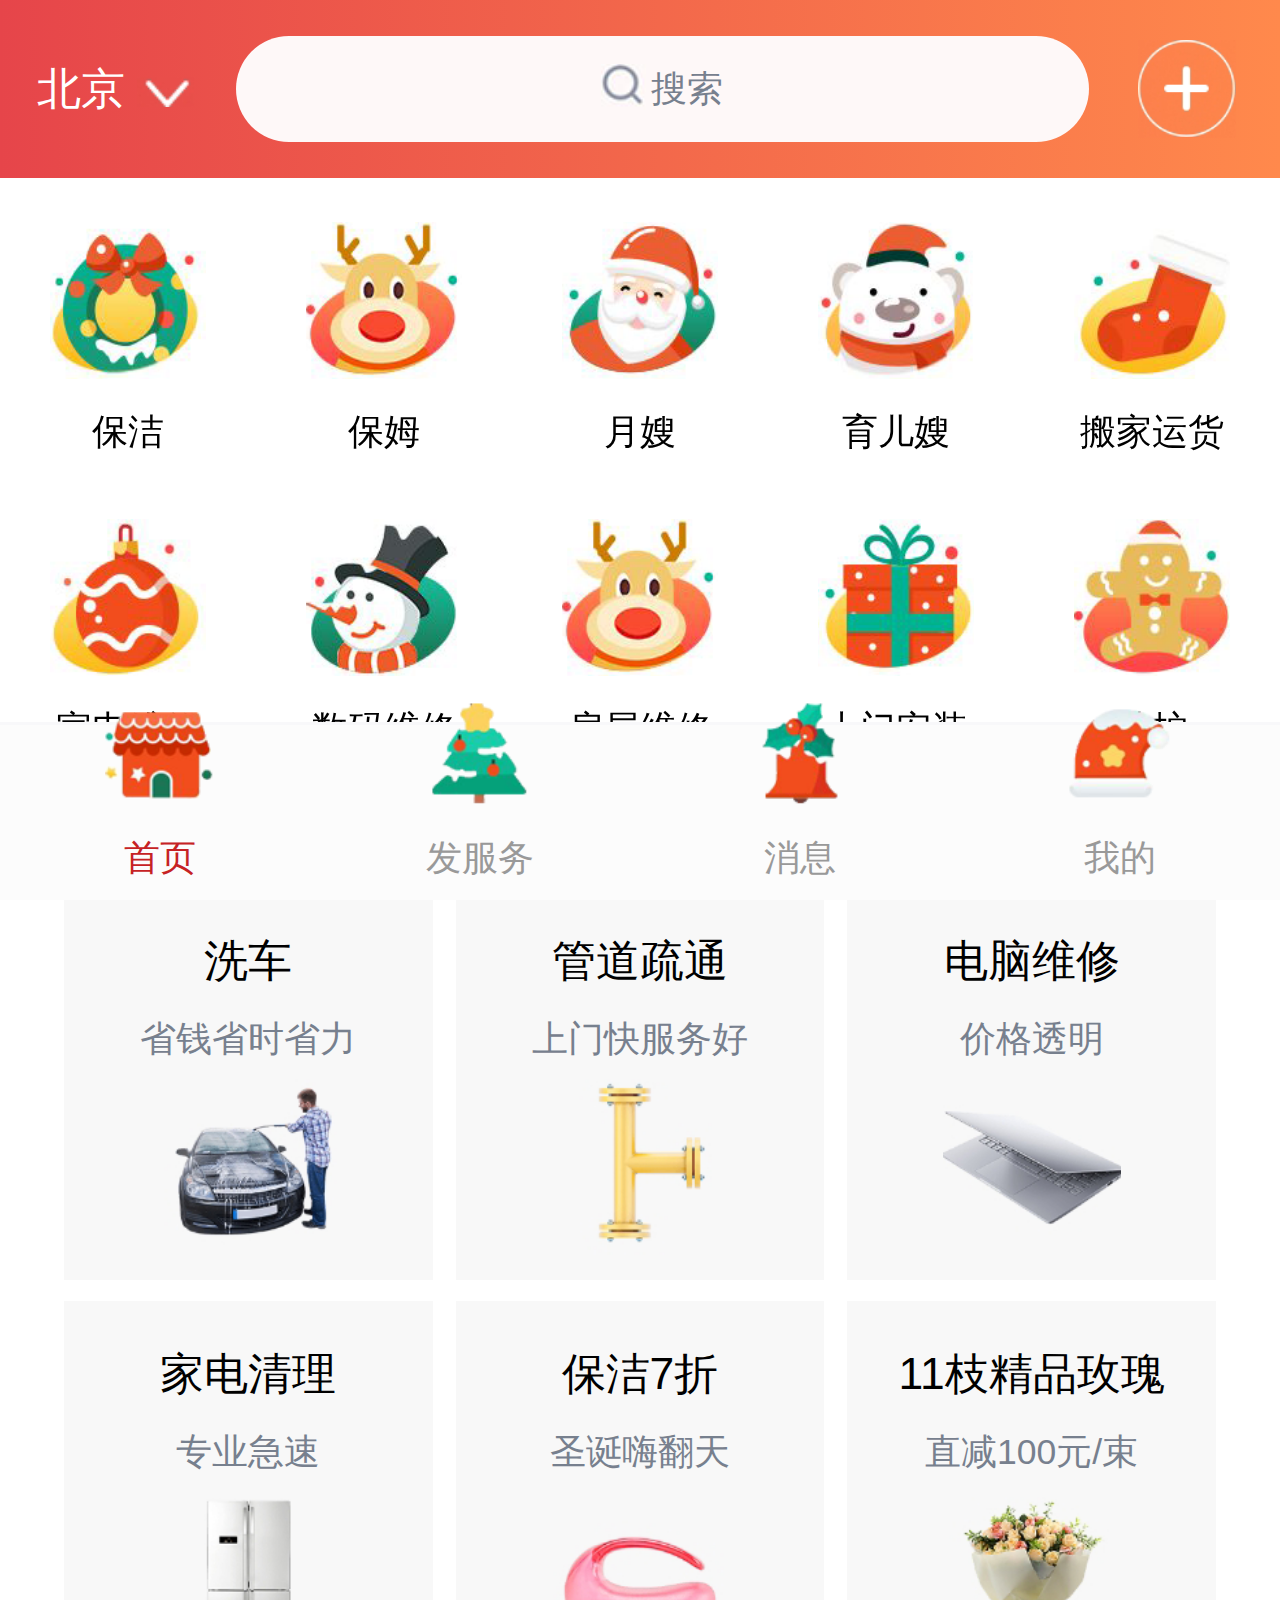
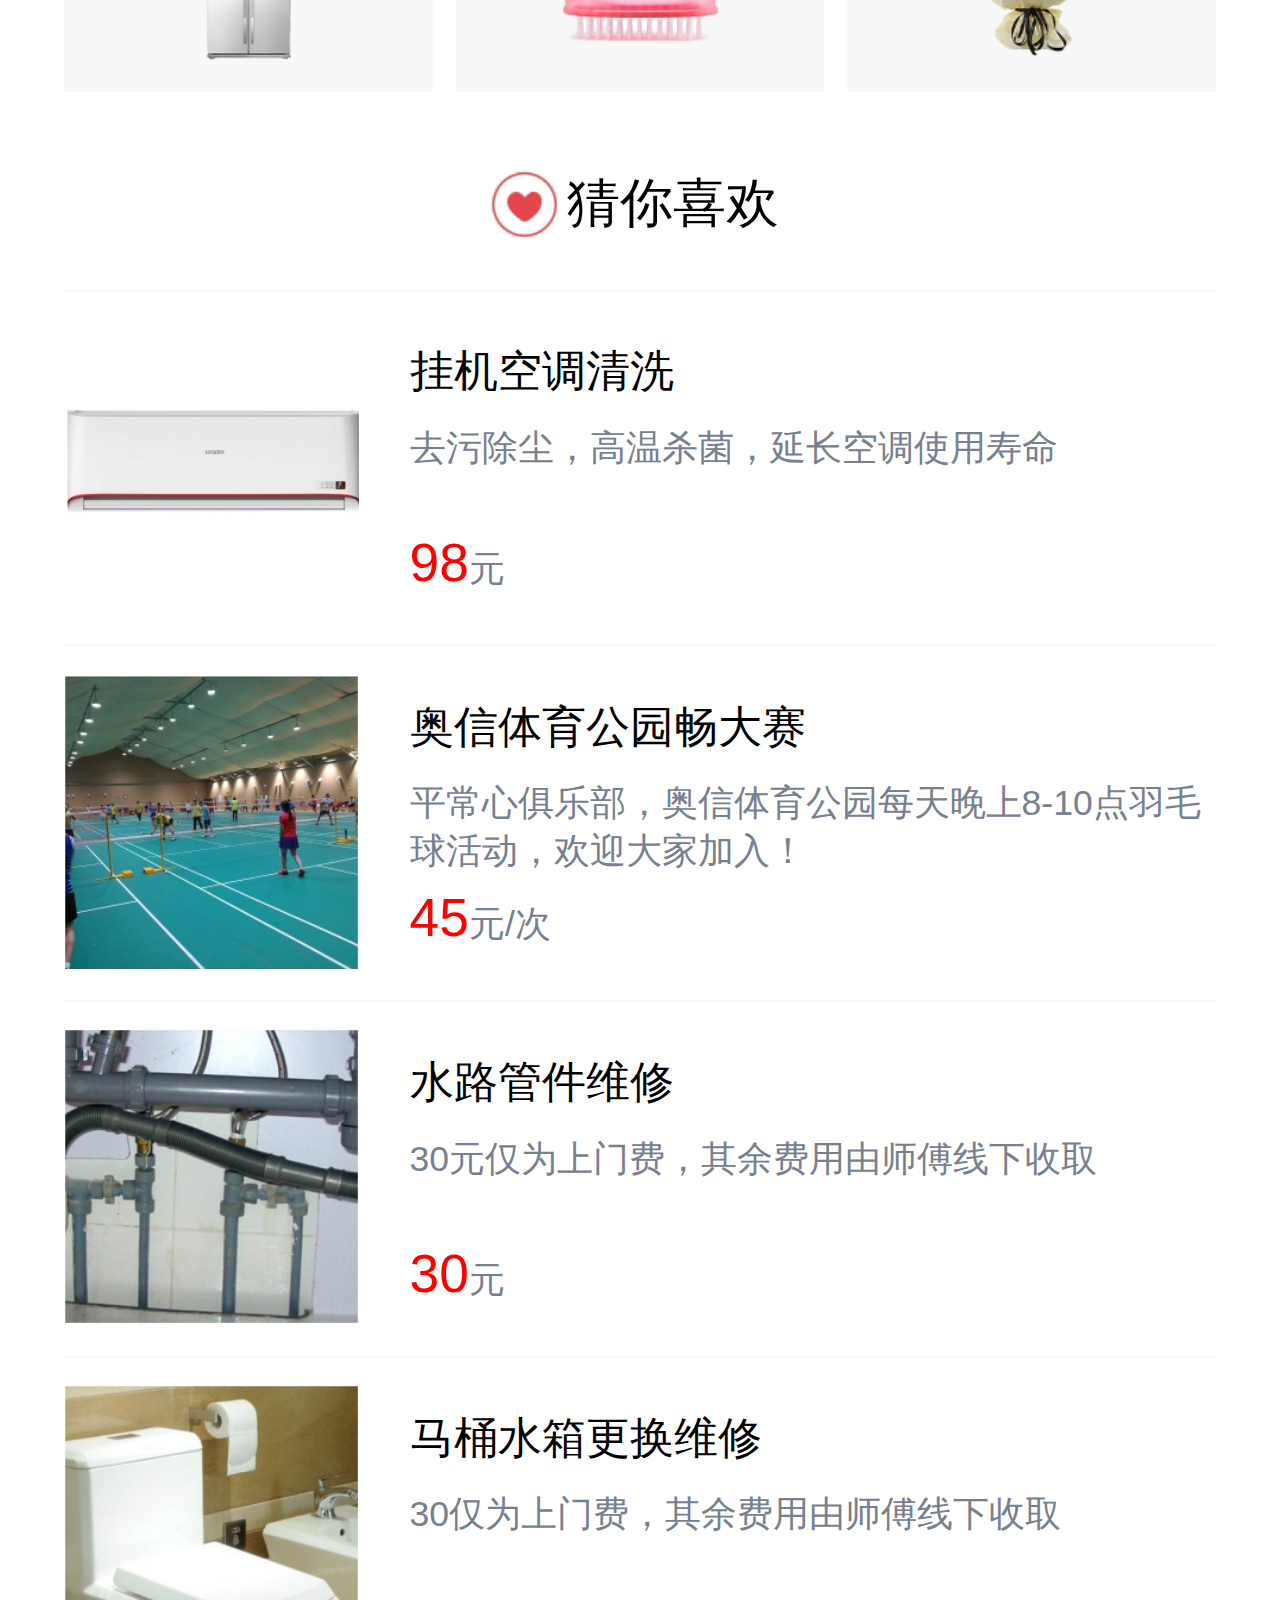
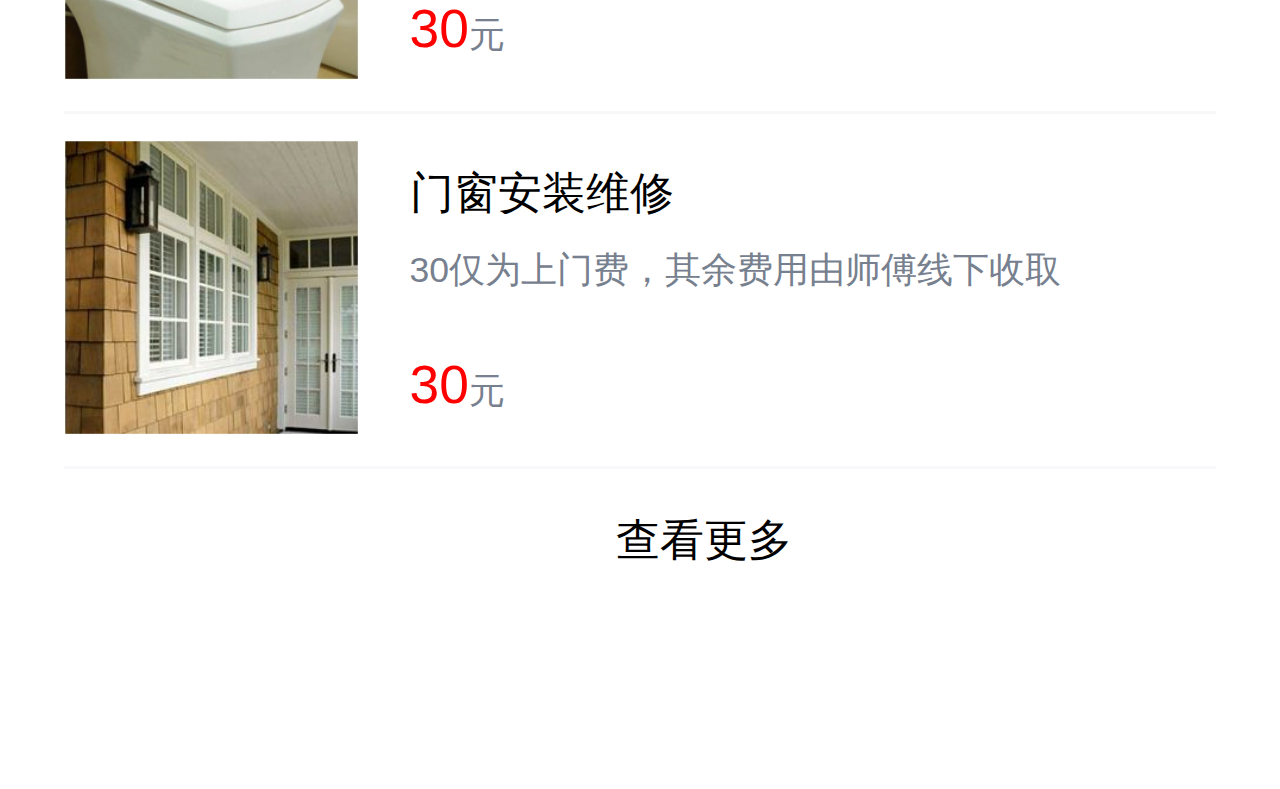
<file: index.html>
<!DOCTYPE html>
<html lang="en">
<head>
    <meta charset="utf-8">
    <meta name="viewport" content="initial-scale=1.0, maximum-scale=1.0, user-scalable=no" />
    <title></title>
    <link rel="stylesheet" type="text/css" href="css/commen.css"/>
   	<link rel="stylesheet" type="text/css" href="css/index.css"/>
   	<link rel="stylesheet" type="text/css" href="css/swiper.min.css"/>
   	
</head>
<body>
	<div class="tou">
		<ul>
			<li>北京 <img src="img/shouye_06.png"/></li>
			<li><div class="yuan-jiao"><p><img src="img/fangdaijing.jpg"/>搜索</p></div></li>
			<li><p><img src="img/首页_03.png"/></p></li>
		</ul>
	</div>
	<div class="m-top"></div>
		<div id="fenyeqi" class="swiper-container">
   			<div class="swiper-wrapper">
			    <div class="swiper-slide">
				    <ul class="ul-ct">
						<li><img src="img/shouye_03.png"/><p>保洁</p></li>
						<li><img src="img/shouye_26.png"/><p>保姆</p></li>
						<li><img src="img/shouye_07.png"/><p>月嫂</p></li>
						<li><img src="img/shouye_09.png"/><p>育儿嫂</p></li>
						<li><img src="img/shouye_11.png"/><p>搬家运货</p></li>
						<li><img src="img/shouye_18.png"/><p>家电维修</p></li>
						<li class="sm-wx"><img src="img/shouye_23.png"/><p>数码维修</p></li>
						<li><img src="img/shouye_26.png"/><p>房屋维修</p></li>
						<li><img src="img/shouye_24.png"/><p>上门安装</p></li>
						<li><img src="img/shouye_25.png"/><p>洗护</p></li>
					</ul>
			    </div>
			    <div class="swiper-slide">
			    	 <ul class="ul-ct">
						<li><img src="img/首页_07.png"/><p>保洁</p></li>
						<li><img src="img/shouye_13.png"/><p>保姆</p></li>
						<li><img src="img/shouye_15.png"/><p>月嫂</p></li>
						<li><img src="img/shouye_17.png"/><p>育儿嫂</p></li>
						<li><img src="img/shouye_98.png"/><p>搬家运货</p></li>
						<li><img src="img/shouye_30.png"/><p>家电维修</p></li>
						<li class="sm-wx"><img src="img/shouye_32.png"/><p>数码维修</p></li>
						<li><img src="img/shouye_99.png"/><p>房屋维修</p></li>
						<li><img src="img/shouye_28.png"/><p>上门安装</p></li>
						<li><img src="img/shouye_34.png"/><p>洗护</p></li>
					</ul>
			    </div>
   		   </div>
    		<div class="swiper-pagination"></div>
  		</div>
	<div class="center">
		<div class="guang-gao">
			<ul class="ul-er">
				<li><p>洗车</p><br />省钱省时省力<br /><img src="img/shouye_44.png"/></li>
				<li><p>管道疏通</p><br />上门快服务好<br /><img src="img/shouye_46.png"/></li>
				<li><p>电脑维修</p><br />价格透明<br /><img src="img/shouye_41.png"/></li>
				<li><p>家电清理</p><br />专业急速<br /><img src="img/shouye_51.png"/></li>
				<li><p>保洁7折</p><br />圣诞嗨翻天<br /><img src="img/shouye_54.png"/></li>
				<li><p>11枝精品玫瑰</p><br />直减100元/束<br /><img src="img/shouye_56.png"/></li>
			</ul>
		</div>
		<p class="cn-xh"><img src="img/首页_57.png" class="d-tu"/>猜你喜欢</p>
		<div class="shang-pen">
			<ul>
				<li><div class="div-sp-tu"><img src="img/首页_56.png"/></div><div class="div-sp-wz"><p>挂机空调清洗</p><br /><span class="wz-xq">去污除尘，高温杀菌，延长空调使用寿命</span><br /><span class="hongzi">98</span>元</div></li>
				<li><div class="div-sp-tu"><img src="img/shouye_68.png"/></div><div class="div-sp-wz"><p>奥信体育公园畅大赛</p><br /><span class="wz-xq">平常心俱乐部，奥信体育公园每天晚上8-10点羽毛球活动，欢迎大家加入！</span><br /><span class="hongzi">45</span>元/次</div></li>
				<li><div class="div-sp-tu"><img src="img/shouye_71.png"/></div><div class="div-sp-wz"><p>水路管件维修</p><br /><span class="wz-xq">30元仅为上门费，其余费用由师傅线下收取</span><br /><span class="hongzi">30</span>元</div></li>
				<li><div class="div-sp-tu"><img src="img/shouye_73.png"/></div><div class="div-sp-wz"><p>马桶水箱更换维修</p><br /><span class="wz-xq">30仅为上门费，其余费用由师傅线下收取</span><br /><span class="hongzi">30</span>元</div></li>
				<li><div class="div-sp-tu"><img src="img/shouye_75.png"/></div><div class="div-sp-wz"><p>门窗安装维修</p><br /><span class="wz-xq">30仅为上门费，其余费用由师傅线下收取</span><br /><span class="hongzi">30</span>元</div></li>
			</ul>
		</div>
		<div class="ck-gd"><p>查看更多</p></div>
	</div>
	
	<div class="footer">
		<ul>
			<li><img src="img/sy02.png"/><p class="yanse">首页</p></li>
			<li><img src="img/ffw01.png"/><p>发服务</p></li>
			<li><img src="img/xx01.png"/><p>消息</p></li>
			<li><img src="img/wd01.png"/><p>我的</p></li>
		</ul>
	</div>
</body>
<script src="js/buju.js" type="text/javascript" charset="utf-8"></script>
<script src="js/jquery-2.1.0.js" type="text/javascript" charset="utf-8"></script>
<script src="js/swiper.min.js" type="text/javascript" charset="utf-8"></script>
<script src="js/index.js" type="text/javascript" charset="utf-8"></script>
<script type="text/javascript" src="js/link.js" ></script>
<script type="text/javascript">
	    var timer=null;
	    var btn=true;
		window.onscroll = function () { 
		 var t = document.documentElement.scrollTop || document.body.scrollTop;
		 if (t > 0) { 
	 	
			 $(".tou li:nth-child(2n-1)").css("display", "none");
			 $(".tou ul").css("width", "9.8rem");
			 $(".yuan-jiao").css("width", "6.8rem");
			 $(".tou li:nth-child(2)").css("width", "7.2rem");
		 } else { 
		 	$(".yuan-jiao").css("width", "4.8rem");
		
		 	clearInterval(timer);
			timer = setInterval(function(){									
					$(".tou li:nth-child(2)").css("width", "4.85rem");
					$(".tou li:nth-child(2n-1)").css("display", "block"); 
					$(".tou li").css("float", "left");								
					clearInterval(timer);																 			
			},1000);		
			 
		 } 
		}
</script>
</html>
</file>
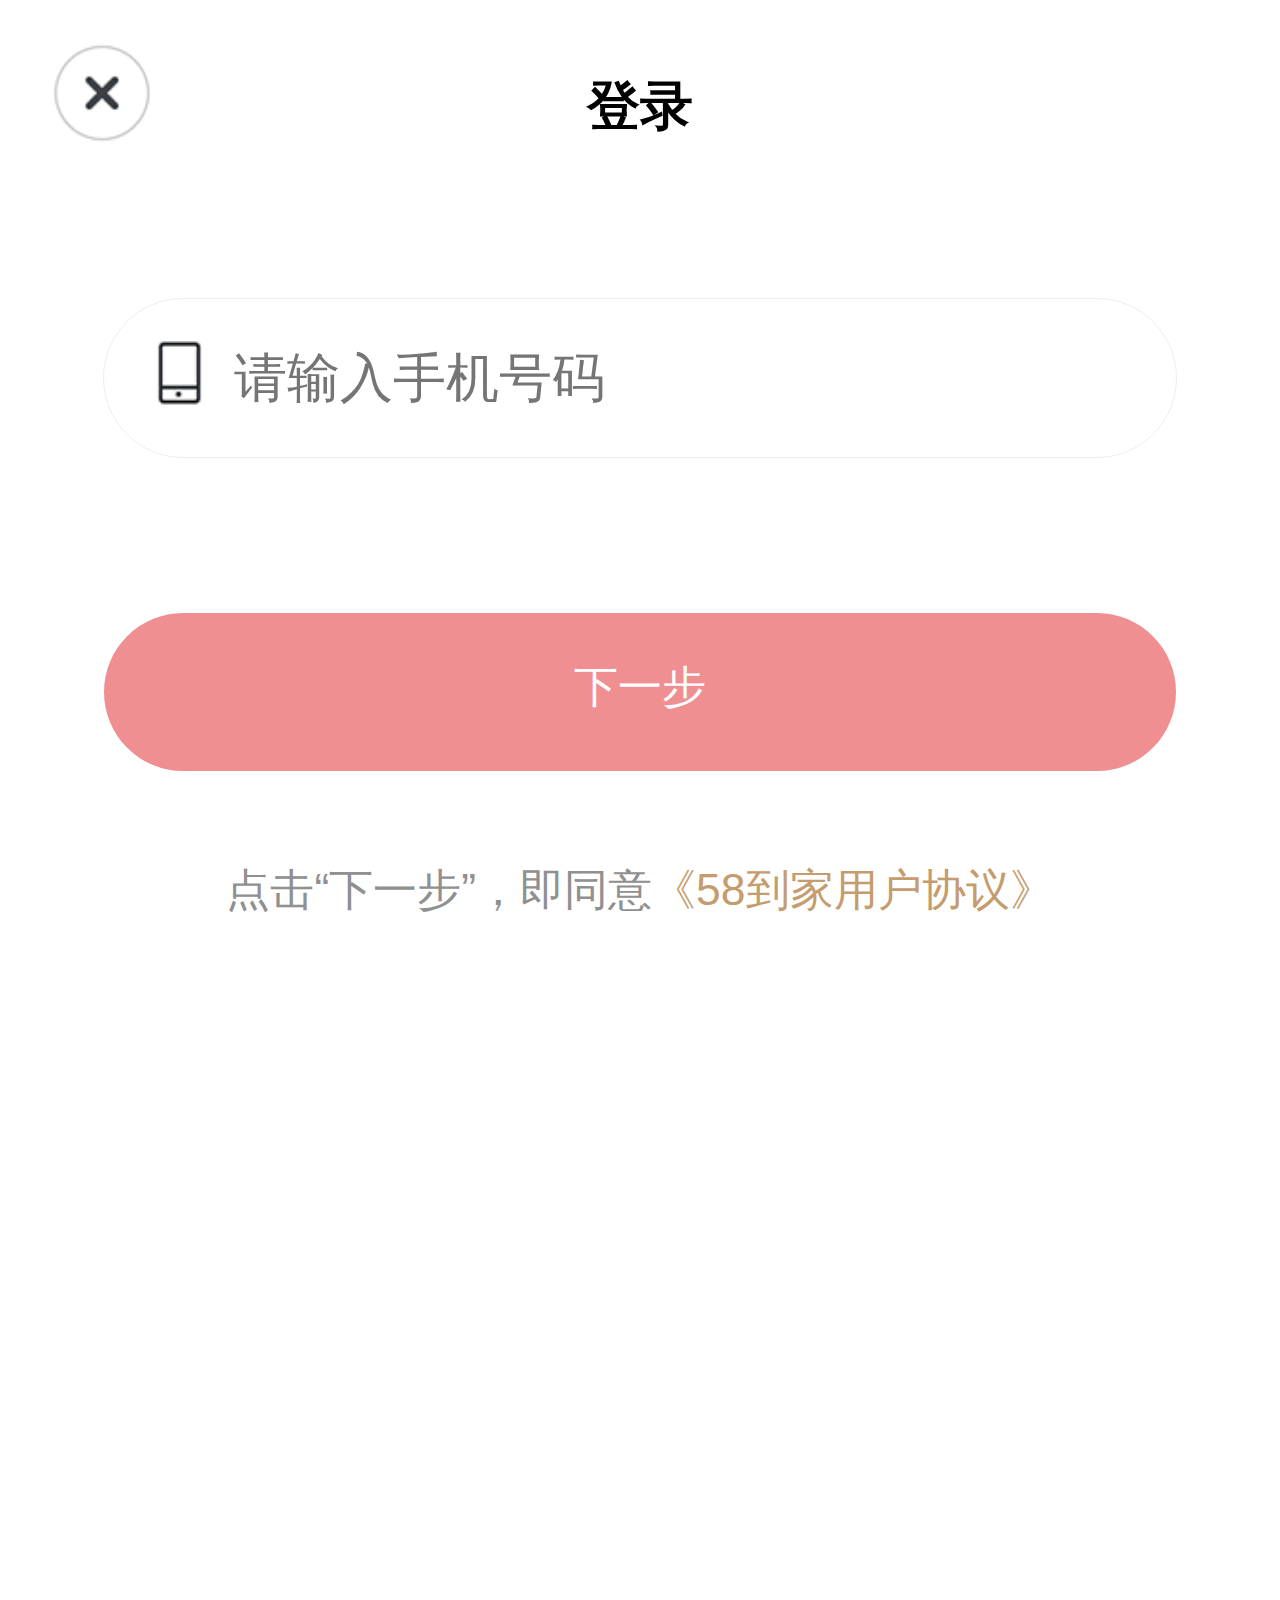
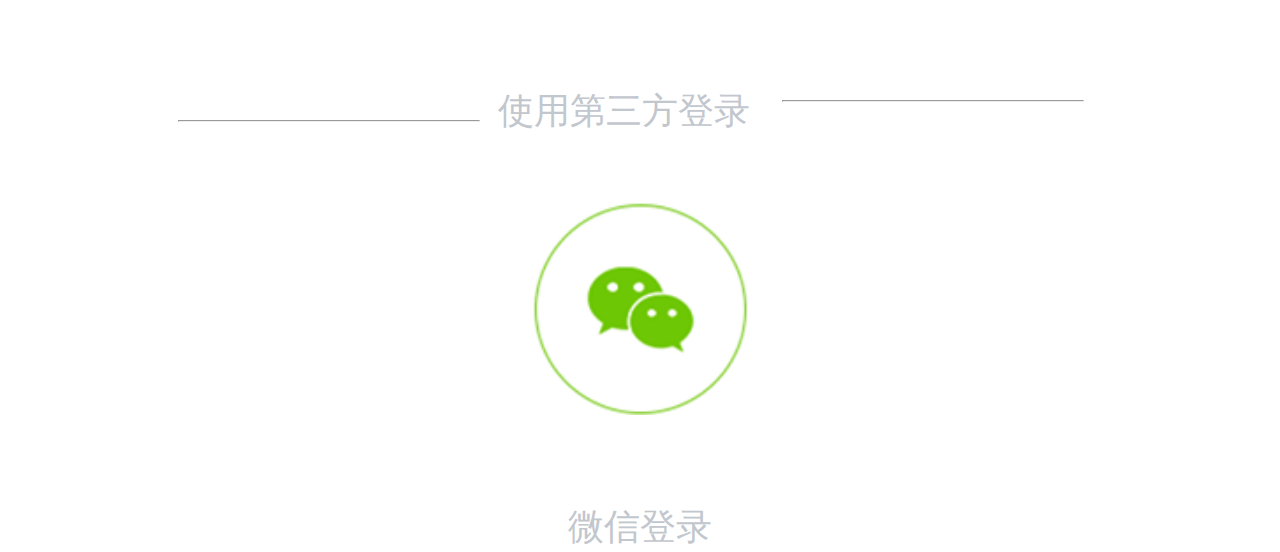
<file: denglu.html>
<!DOCTYPE html>
<html>
	<head>
		<meta charset="UTF-8">
		<meta name="viewport" content="initial-scale=1.0, maximum-scale=1.0, user-scalable=no" />
		<link rel="stylesheet" href="css/commen.css" />
		<link rel="stylesheet" href="css/font-awesome.css" />	
		<link rel="stylesheet" href="css/denglu.css" />
		<title>登录</title>
	</head>
	<body>
		<div class="main">
			<ul>
				<li>
					<img src="img/denglu_03.png" class="wode-tu" />
				</li>
				<li>登录</li>
				<li>
					<img src="img/denglu_07.png" />
					<input type="text" id="inpt" class="tt" value="" placeholder="请输入手机号码"  onkeyup="value=value.replace(/[^\d]/g,'') " ng-pattern="/[^a-zA-Z]/"  maxlength="11"/>
				</li>
				<li id="oli" class="huise hongse"><p>下一步</p></li>
				<li>点击“下一步”，即同意<span>《58到家用户协议》</span></li>
				<li class="hr-one">
					<hr/>
				</li>
				<li>使用第三方登录</li>
				<li class="hr-two">
					<hr />
				</li>
				<li>
					<img id="wx-tu" src="img/denglu_11.png" />
				</li>
				<li>微信登录</li>
			</ul>
		</div>
		<div id="div2">手机号不合法</div>
	</body>
	<script type="text/javascript" src="js/buju.js" ></script>
	<script type="text/javascript" src="js/jquery-2.1.0.js" ></script>
	<script type="text/javascript" src="js/link.js" ></script>
	<script type="text/javascript">
		var oT = document.getElementById('inpt');
		var oL = document.getElementById('oli');
		var ooDD = document.getElementById('div2');
		var wxtp = document.getElementById('wx-tu');
		var ie = !-[1,];
		var myreg = /^(((13[0-9]{1})|(15[0-9]{1})|(18[0-9]{1}))+\d{8})$/; 
		var time=null;
		var tim=null;
		var iNum=0;
		if(ie){
			oT.onpropertychange = toChange;
		}
		else{
			oT.oninput = toChange;
		}
		function toChange(){
			if(oT.value.length==11){
				oL.className = 'hongse';
			}else{
				oL.className = 'huise';
			}			
		}
		oL.onclick = function(){
			var val=oT.value;
			sessionStorage.setItem('shh',val);
			if(oT.value.length<11){
				return false;
			}
		if(myreg.test(oT.value)) 
		{ 
			clearInterval(time);
			time = setInterval(function(){
				if(iNum==3){
					clearInterval(time);
					ooDD.style.display='none';
					window.location.href="yanzheng.html";
					iNum = 0;
				}else{
					iNum++;
					ooDD.innerHTML = '发送成功';
					ooDD.style.display='block';
				}		
			},400);			
		    console.log(val)
		}else{
			clearInterval(time);
			time = setInterval(function(){	
				if(iNum==3){
					clearInterval(time);
					ooDD.style.display='none';
					iNum = 0;
				}else{
					iNum++;
					ooDD.innerHTML = '手机号不合法';
					ooDD.style.display='block';						
				}	
			},400);	
			console.log(oT.value)
		}
	};
	wxtp.onclick = function(){
		clearInterval(tim);
		tim = setInterval(function(){
			if(iNum==5){
				clearInterval(tim);
				ooDD.style.display='none';
				iNum = 0;
			}else{
				iNum++;
				if(iNum==1){
				ooDD.innerHTML = '加载中';
				}
				if(iNum==2){
				ooDD.innerHTML = '加载中·';
				}
				if(iNum==3){
				ooDD.innerHTML = '加载中··';
				}
				if(iNum==4){
				ooDD.innerHTML = '加载中···';
				}
				if(iNum==5){
				ooDD.innerHTML = '加载失败';
				}
				ooDD.style.display='block';
			}		
		},600);			
	}
	</script>
</html>
</file>
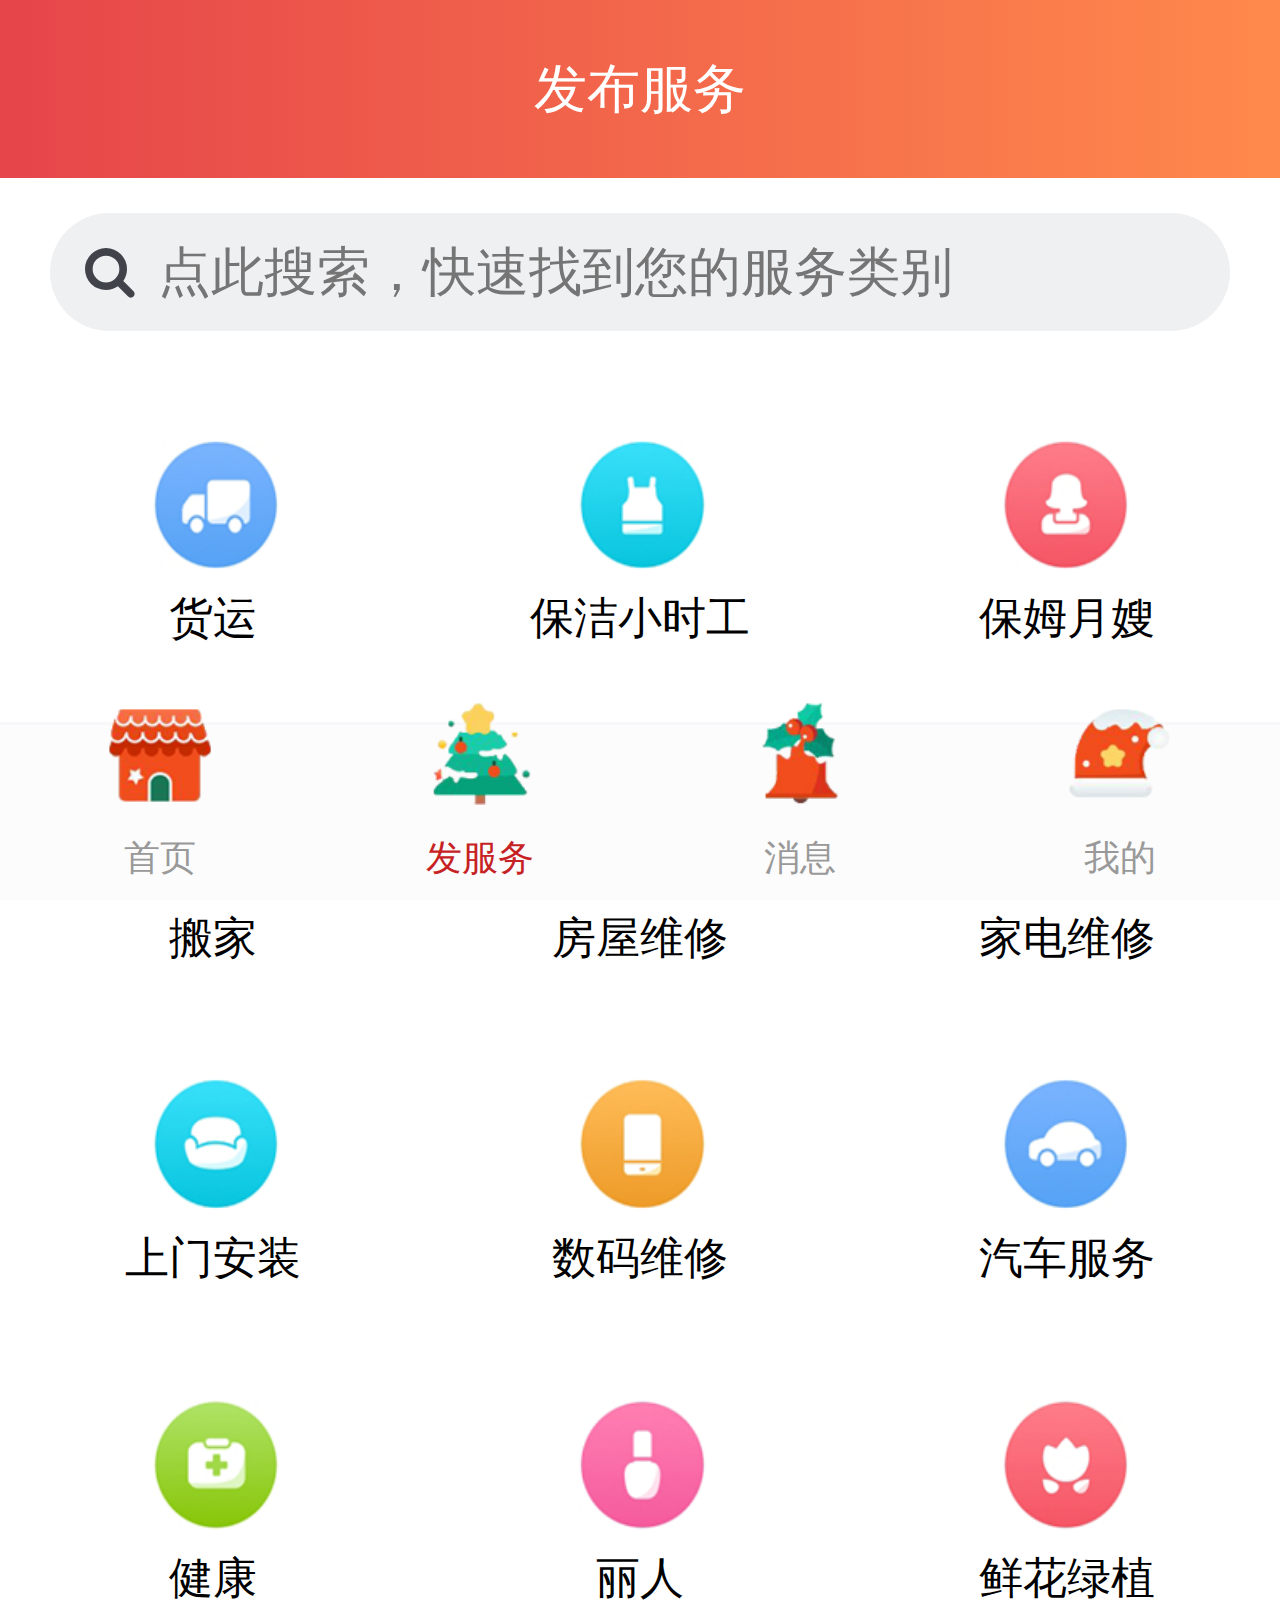
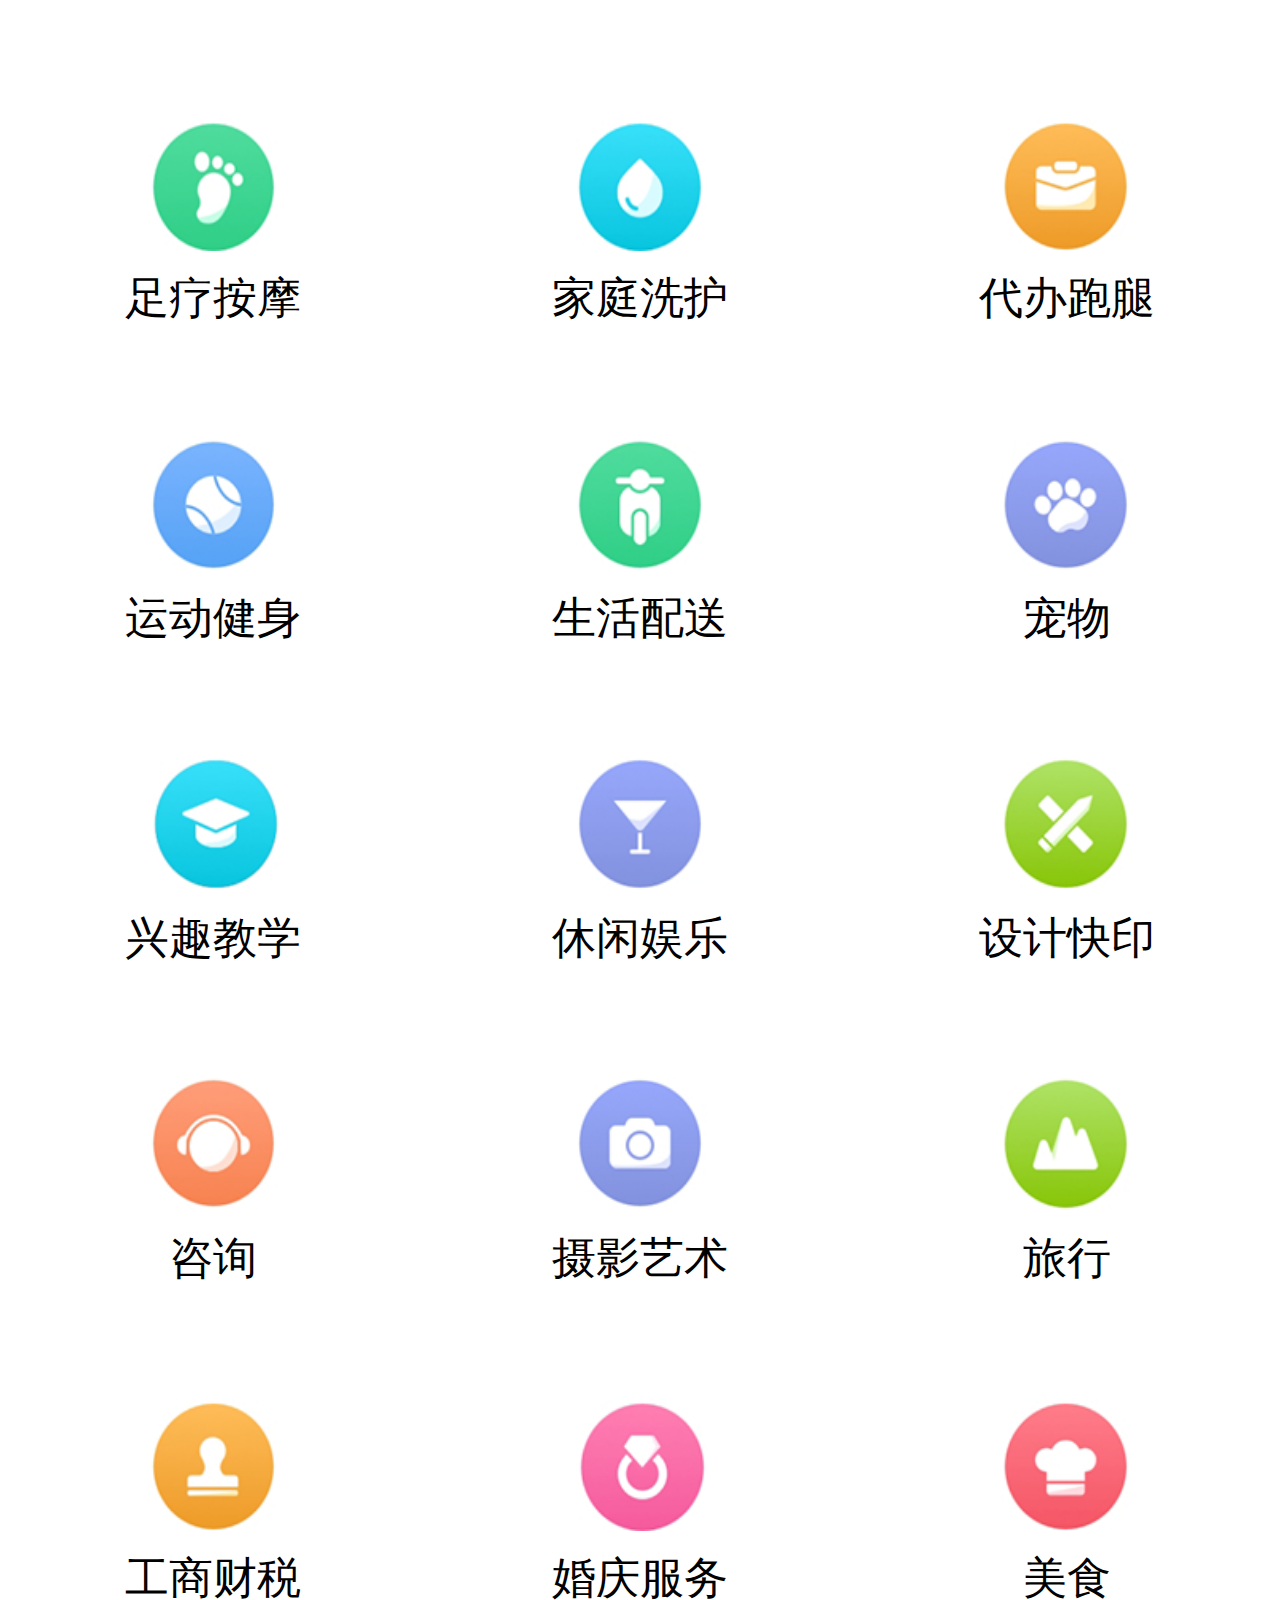
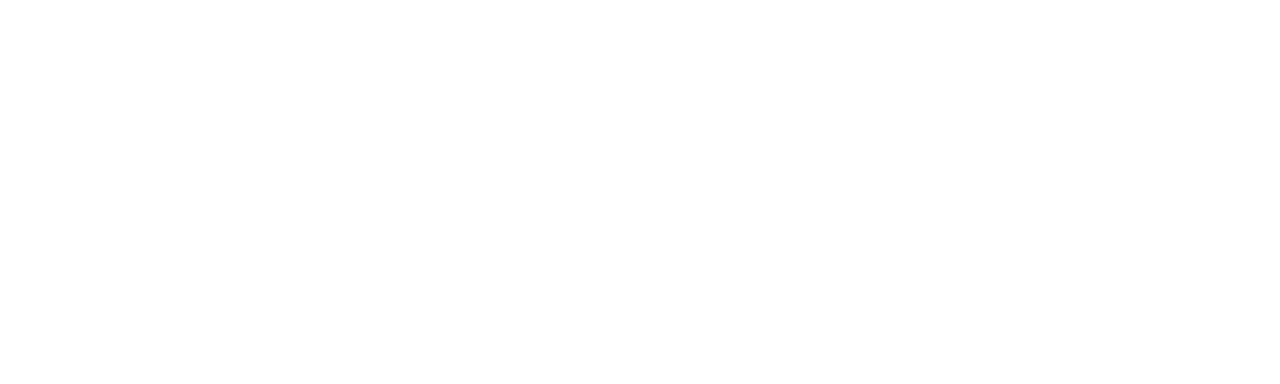
<file: fuwu.html>
<!DOCTYPE html>
<html>
<head>
    <meta charset="utf-8">
    <meta name="viewport" content="initial-scale=1.0, maximum-scale=1.0, user-scalable=no" />
    <title>发服务</title>
    <link rel="stylesheet" type="text/css" href="css/commen.css"/>
    <link rel="stylesheet" type="text/css" href="css/font-awesome.css"/>
    <link rel="stylesheet" href="css/fuwu.css" />
</head>
<body>
	<div class="fuwu-header">
		<ul>
			<li>发布服务</li>
		</ul>
	</div>
	<div class="fuwu-content">
		<ul class="aul">
			<li><i class="fa fa-search" aria-hidden="true"></i></li>
			<li><input type="text" placeholder="点此搜索，快速找到您的服务类别" /></li>
		</ul>
		<ul class="bul"> 
			<li><img src="img/fuwu_03.png"/><p>货运</p></li>
			<li><img src="img/fuwu_05.png"/><p>保洁小时工</p></li>
			<li><img src="img/fuwu_07.png"/><p>保姆月嫂</p></li>
			<li><img src="img/fuwu_10.png"/><p>搬家</p></li>
			<li><img src="img/fuwu_14.png"/><p>房屋维修</p></li>
			<li><img src="img/fuwu_16.png"/><p>家电维修</p></li>
			<li><img src="img/fuwu_20.png"/><p>上门安装</p></li>
			<li><img src="img/fuwu_21.png"/><p>数码维修</p></li>
			<li><img src="img/fuwu_23.png"/><p>汽车服务</p></li>
			<li><img src="img/fuwu_27.png"/><p>健康</p></li>
			<li><img src="img/fuwu_28.png"/><p>丽人</p></li>
			<li><img src="img/fuwu_29.png"/><p>鲜花绿植</p></li>
			<li><img src="img/fuwu_34.png"/><p>足疗按摩</p></li>
			<li><img src="img/fuwu_36.png"/><p>家庭洗护</p></li>
			<li><img src="img/fuwu_37.png"/><p>代办跑腿</p></li>
			<li><img src="img/fuwu_41.png"/><p>运动健身</p></li>
			<li><img src="img/fuwu_42.png"/><p>生活配送</p></li>
			<li><img src="img/fuwu_43.png"/><p>宠物</p></li>
			<li><img src="img/fuwu_47.png"/><p>兴趣教学</p></li>
			<li><img src="img/fuwu_49.png"/><p>休闲娱乐</p></li>
			<li><img src="img/fuwu_50.png"/><p>设计快印</p></li>
			<li><img src="img/fuwu_55.png"/><p>咨询</p></li>
			<li><img src="img/fuwu_56.png"/><p>摄影艺术</p></li>
			<li><img src="img/fuwu_57.png"/><p>旅行</p></li>
			<li><img src="img/fuwu_61.png"/><p>工商财税</p></li>
			<li><img src="img/fuwu_63.png"/><p>婚庆服务</p></li>
			<li><img src="img/fuwu_65.png"/><p>美食</p></li>
			<li></li>
		</ul>
	</div>
	
	<div class="footer">
		<ul>
			<li><img src="img/sy01.png"/><p>首页</p></li>
			<li><img src="img/ffw02.png"/><p class="yanse">发服务</p></li>
			<li><img src="img/xx01.png"/><p>消息</p></li>
			<li><img src="img/wd01.png"/><p>我的</p></li>
		</ul>
	</div>
</body>
<script type="text/javascript" src="js/buju.js" ></script>
<script type="text/javascript" src="js/jquery-2.1.0.js" ></script>
<script type="text/javascript" src="js/link.js" ></script>
</html>
</file>
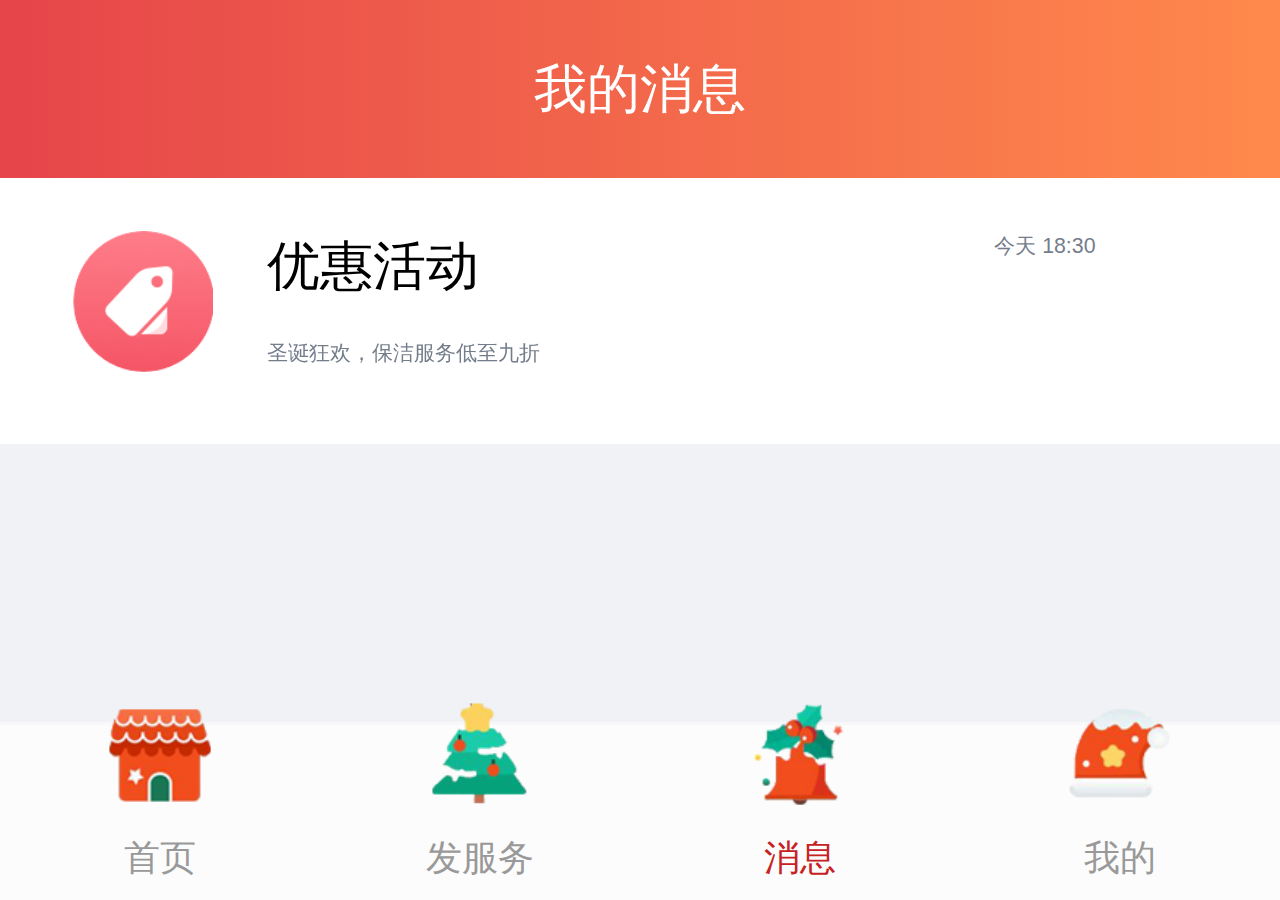
<file: message.html>
<!DOCTYPE html>
<html>
	<head>
		<meta charset="utf-8" />
		<meta name="viewport" content="initial-scale=1.0, maximum-scale=1.0, user-scalable=no" />
		<title>消息</title>
		<link rel="stylesheet" type="text/css" href="css/commen.css"/>
		<link rel="stylesheet" type="text/css" href="css/message.css"/>
	</head>
	<body>
		<div class="fuwu-header">
			<ul>
				<li>我的消息</li>
			</ul>
		</div>
		<div class="fa-2x">
			<ul>
				<li><img src="img/mesage_2.png"</li>
				<li>优惠活动</li>
				<li>今天 18:30</li>
				<li>圣诞狂欢，保洁服务低至九折</li>
			</ul>
		</div>
		<div class="footer">
		<ul>
			<li><img src="img/sy01.png"/><p>首页</p></li>
			<li><img src="img/ffw01.png"/><p>发服务</p></li>
			<li><img src="img/xx02.png"/><p class="yanse">消息</p></li>
			<li><img src="img/wd01.png"/><p>我的</p></li>
		</ul>
	</div>
	   
	</body>
	<script type="text/javascript" src="js/jquery-2.1.0.js" ></script>
   <script type="text/javascript" src="js/link.js" ></script>
    <script src="js/buju.js" type="text/javascript" charset="utf-8"></script> 
</html>
</file>
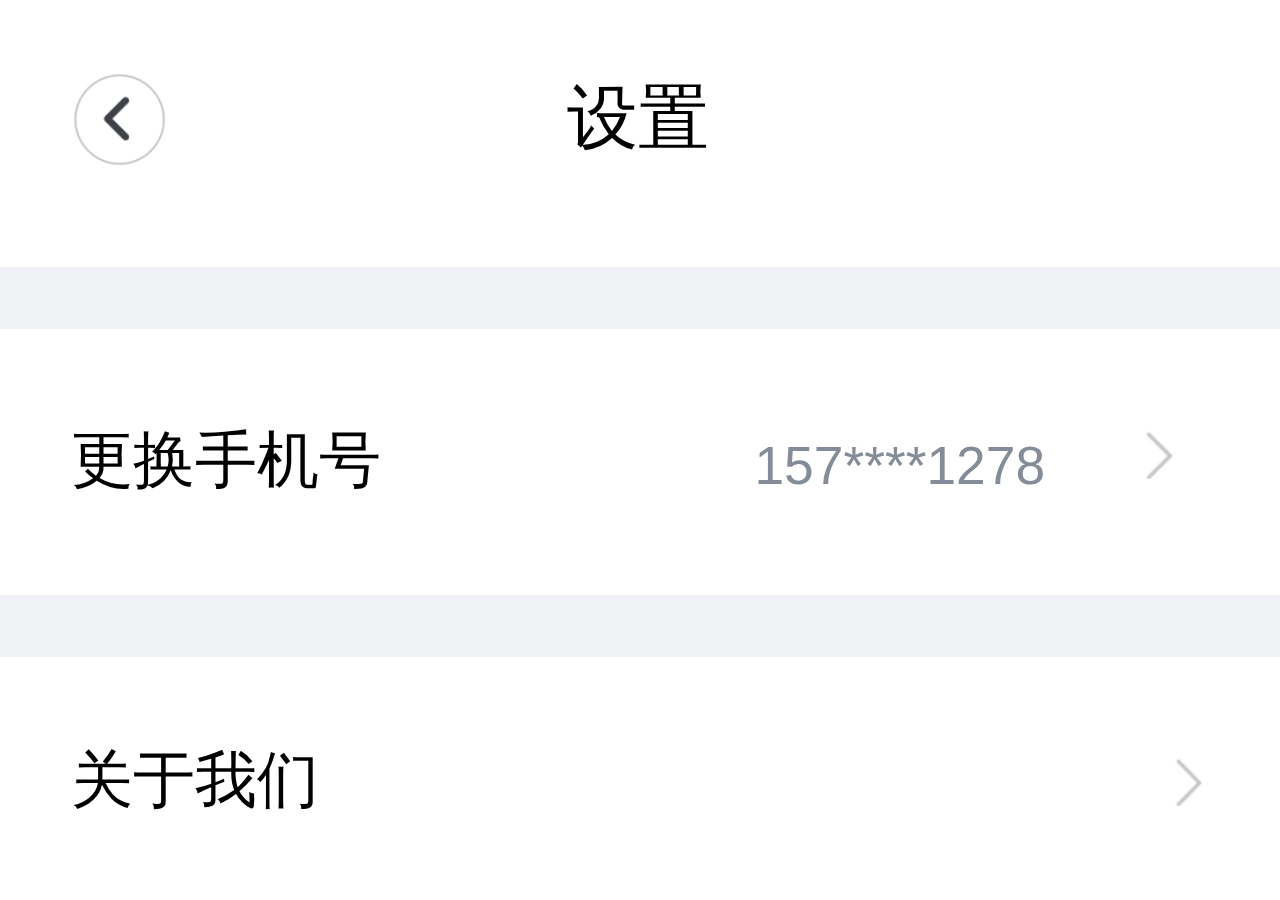
<file: shezhi.html>
<!DOCTYPE html>
<html>
	<head>
		<meta charset="utf-8" />
		<meta name="viewport" content="initial-scale=1.0, maximum-scale=1.0, user-scalable=no" />
		<title>设置</title>
		<link rel="stylesheet" type="text/css" href="css/commen.css"/>
		<link rel="stylesheet" type="text/css" href="css/shezhi.css"/>

	</head>
	<body>
		<div class="fa">
			<ul>
				<li class="wode-tu"><img src="img/shezhi-1.png" /></li>
				<li>设置</li>
			</ul>
	   
		    <ul>
				<li>更换手机号</li>
				<li><span id="sh">
					157****1278
				</span></li>
				<li><img src="img/shezhi-2.png" ></li>
			</ul>
		
		</div>
		<div class="fa-2x">
			<ul>
				<li>关于我们</li>
				<li><img src="img/shezhi-2.png" ></li>
			</ul>
			<ul>
				<li>清除缓存</li>
				<li>0.0KB</li>
				<li><img src="img/shezhi-2.png" ></li>
			</ul>
		</div>
		<div class="fa-3x">
			<ul>
				<li>退出登录</li>
			</ul>
		</div>
	</body>    
	<script type="text/javascript" src="js/jquery-2.1.0.js" ></script>
   <script type="text/javascript" src="js/link.js" ></script>
    <script src="js/buju.js" type="text/javascript" charset="utf-8"></script> 
    <script type="text/javascript">
    	var oPP = document.getElementById('sh');
		var ljdl = sessionStorage.getItem('shh');	
		console.log(ljdl);
		if(ljdl!=null){
			oPP.innerText=ljdl;		
		}
				
		
    </script>
</html>
</file>
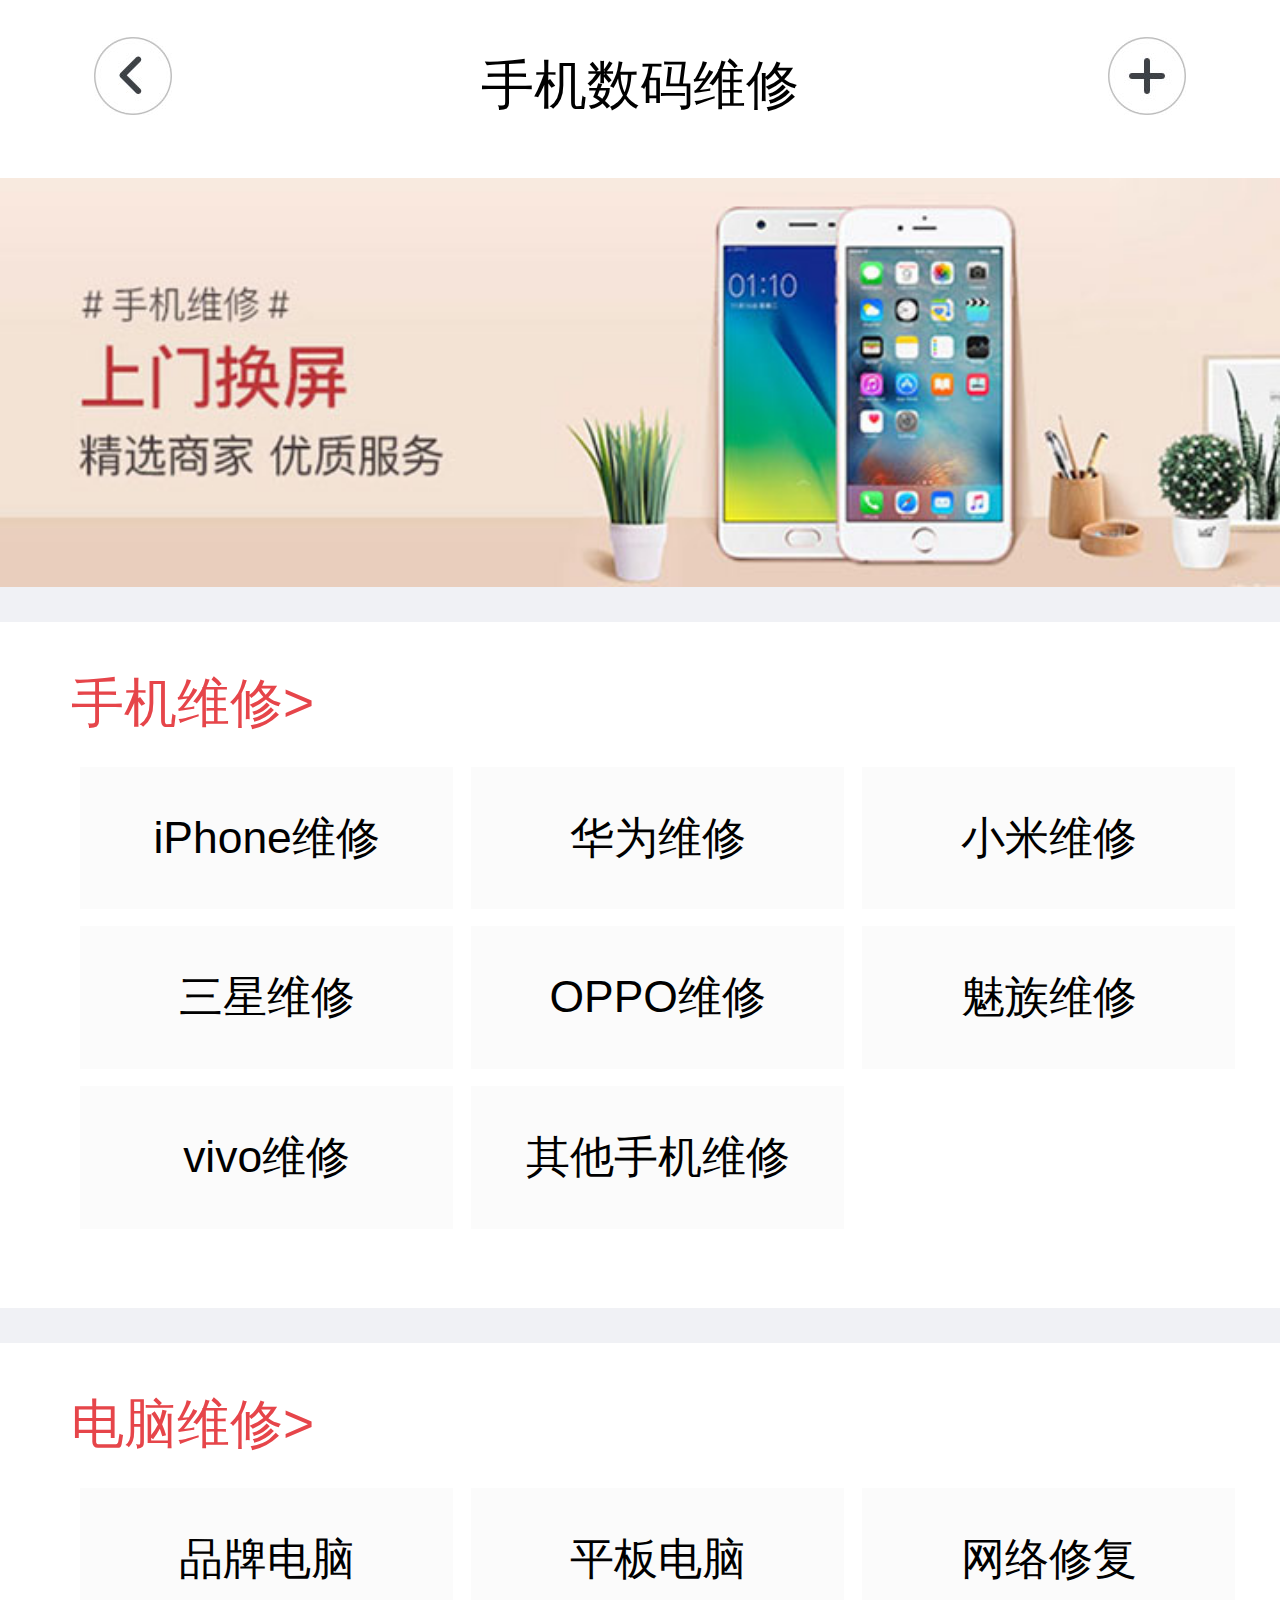
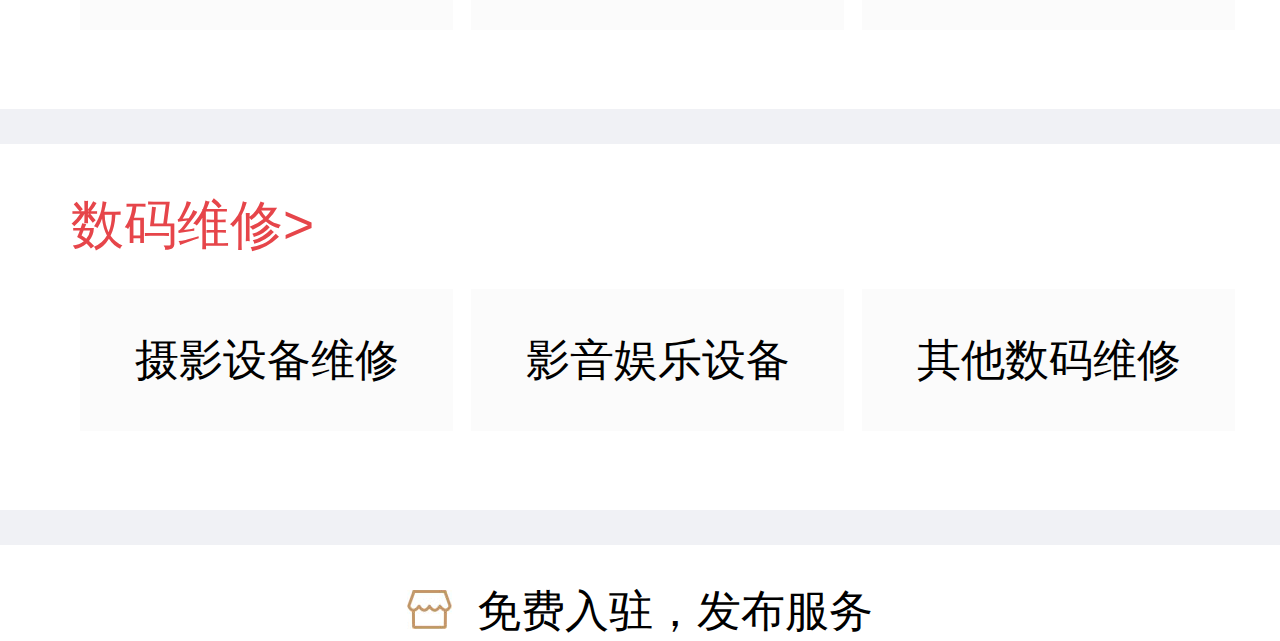
<file: shouye2.html>
<!DOCTYPE html>
<html>
	<head>
		<meta charset="utf-8" />
		<title></title>
	</head>
	<link rel="stylesheet" type="text/css" href="css/commen.css"/>
	<link rel="stylesheet" type="text/css" href="css/font-awesome.css"/>
	<link rel="stylesheet" type="text/css" href="css/shouye2.css"/>
	<body>
		<div class="shouye2-tou">
			<ul>
				<li><img src="img/shouye2left.jpg" class="sy-tu"></li>
				<li class="jvli">手机数码维修</li>
				<li><img src="img/shouye2right.jpg"</li>
				
			</ul>
		</div>
		<div class="shouye2-zhong">
			<ul>
				<li><img src="img/shouye2zhong.jpg"</li>
				
			</ul>
			
			
		</div>
		<div class="sjwx">
			<ul>
				<p>手机维修></p>
				<li>iPhone维修</li>
				<li>华为维修</li>
				<li>小米维修</li>
				<li>三星维修</li>
				<li>OPPO维修</li>
				<li>魅族维修</li>
				<li>vivo维修</li>
				<li>其他手机维修</li>
				
			</ul>
			
		</div>
		<div class="dnwx">
			<ul>
				<p>电脑维修></p>
				<li>品牌电脑</li>
				<li>平板电脑</li>
				<li>网络修复</li>
			</ul>
			
		</div>
		<div class="smwx">
			<ul>
				<p>数码维修></p>
				<li>摄影设备维修</li>
				<li>影音娱乐设备</li>
				<li>其他数码维修</li>
			</ul>
			
		</div>
		<div class="shouye2-bottom">
			<p><img src="img/shouye2di.jpg">&nbsp;&nbsp;免费入驻，发布服务</p>
			
		</div>
		
		<script type="text/javascript" src="js/jquery-2.1.0.js"></script>
		<script type="text/javascript" src="js/buju.js"></script>
		<script src="js/link.js" type="text/javascript" charset="utf-8"></script>
	</body>
</html>
</file>
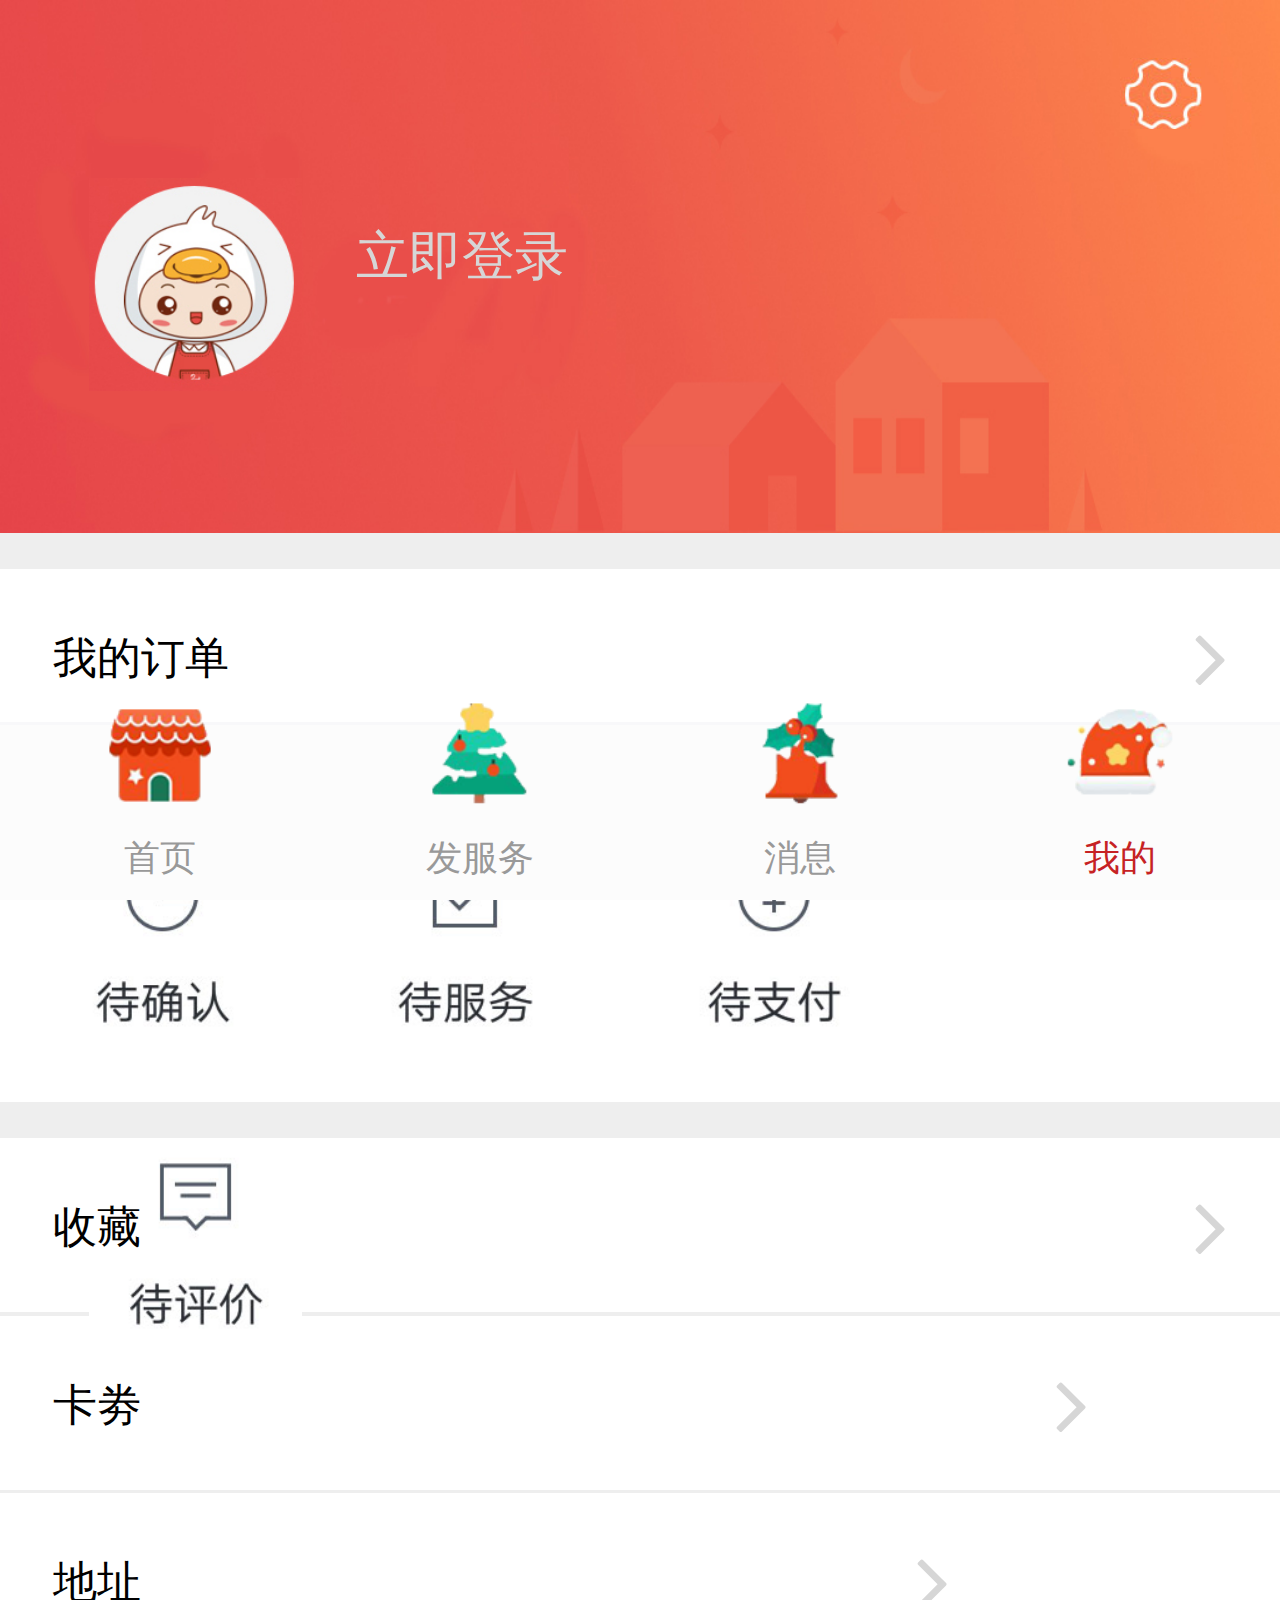
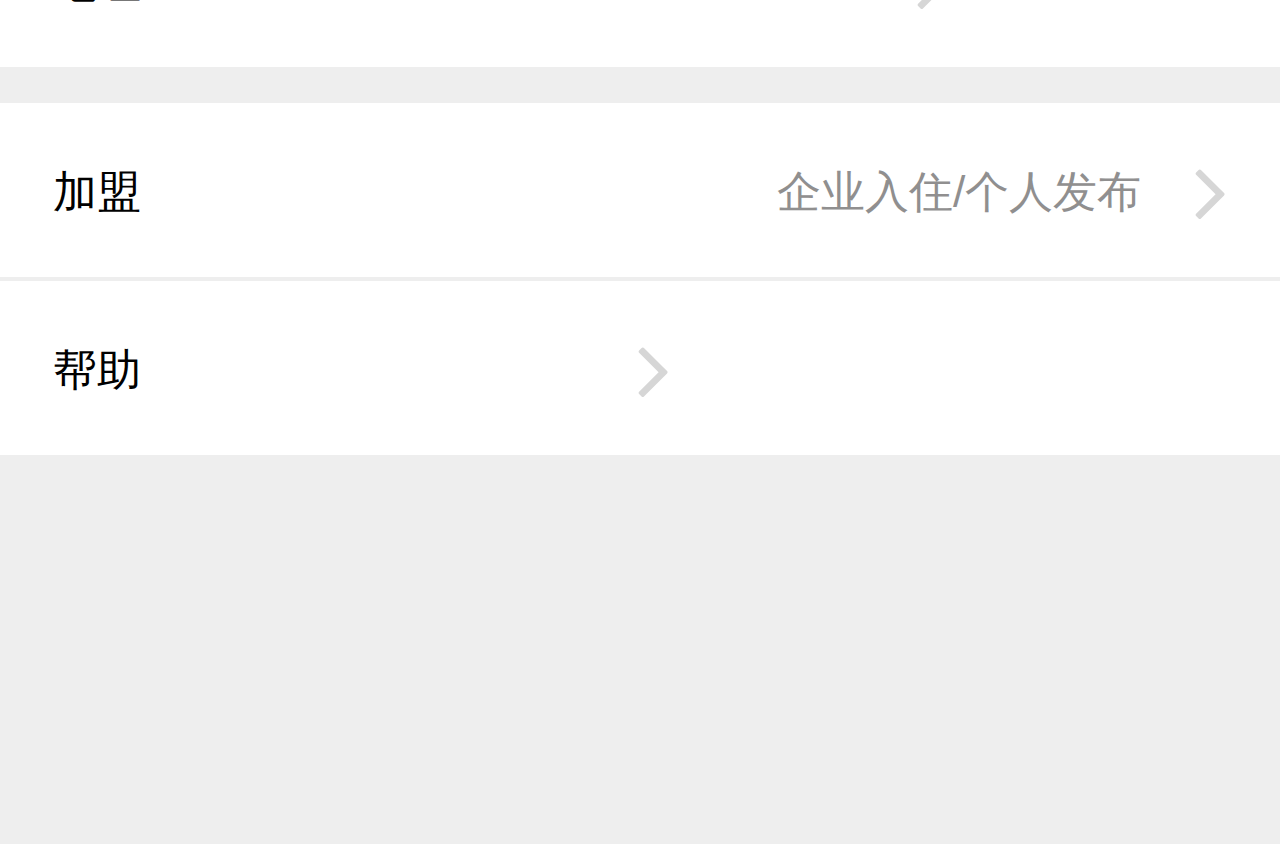
<file: wode.html>
<!DOCTYPE html>
<html>
<head>
    <meta charset="utf-8">
    <meta name="viewport" content="initial-scale=1.0, maximum-scale=1.0, user-scalable=no" />
    <title>我的</title>
    <link rel="stylesheet" type="text/css" href="css/commen.css"/>
    <link rel="stylesheet" type="text/css" href="css/font-awesome.css"/>
	<link rel="stylesheet" type="text/css" href="css/wode.css"/>
	
</head>
<body>
	
	<div class="wode-denglu">
		<ul>
			<li><img src="img/wode2.jpg"/></li>
			<li><img class="shezhi" src="img/wode3.jpg"/></li>
			<li><span id="ljdl">立即登录</span></li>
		</ul>
	</div>
	
	
	<div class="wode-concent">
		<ul>
			<li></li>
			<li>我的订单<i class="fa fa-angle-right" aria-hidden="true"></i></li>
			<li>
				<i><img src="img/wode4.jpg"/></i>
				<i><img src="img/wode5.jpg"/></i>
				<i><img src="img/wode6.jpg"/></i>
				<i><img src="img/wode7.jpg"/></i>
			</li>
			<li>收藏<i class="fa fa-angle-right" aria-hidden="true"></i></li>
			<li>卡劵<i class="fa fa-angle-right" aria-hidden="true"></i></li>
			<li>地址<i class="fa fa-angle-right" aria-hidden="true"></i></li>
			<li>加盟<i class="fa fa-angle-right" aria-hidden="true"></i><p>
				企业入住/个人发布
			</p></li>
			<li>帮助<i class="fa fa-angle-right" aria-hidden="true"></i></li>
			
		</ul>
		
	</div>
	
	<div class="footer">
		<ul>
			<li><img src="img/sy01.png"/><p>首页</p></li>
			<li><img src="img/ffw01.png"/><p>发服务</p></li>
			<li><img src="img/xx01.png"/><p>消息</p></li>
			<li><img src="img/wd02.png"/><p class="yanse">我的</p></li>
		</ul>
	</div>
	
	
</body>
	<script type="text/javascript" src="js/buju.js"></script>
	<script src="js/jquery-2.1.0.js" type="text/javascript" charset="utf-8"></script>
	<script type="text/javascript" src="js/link.js" ></script>
	<script type="text/javascript">
		var oPP = document.getElementById('ljdl');
		var ljdl = sessionStorage.getItem('shh');	
		console.log(ljdl);
		if(ljdl!=null){
			oPP.innerText=ljdl;			
		}
		
	</script>
</html>
</file>
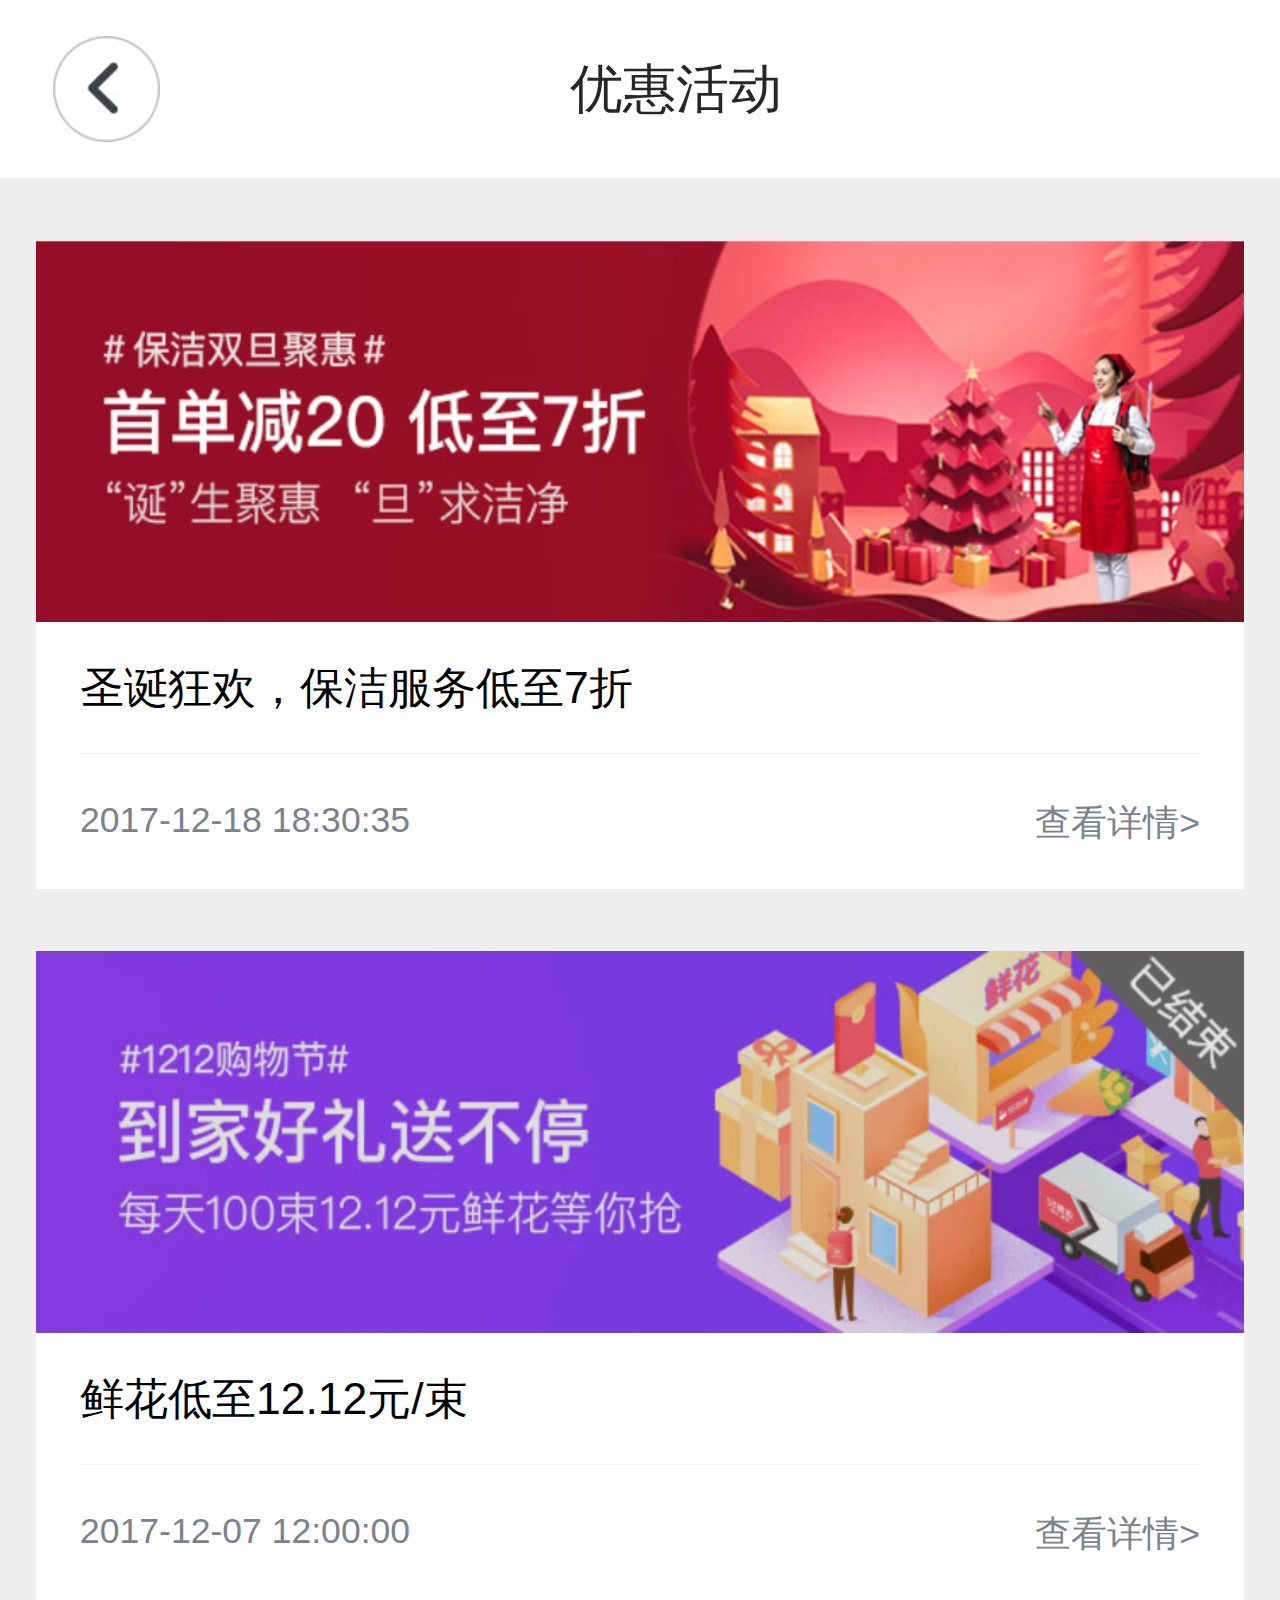
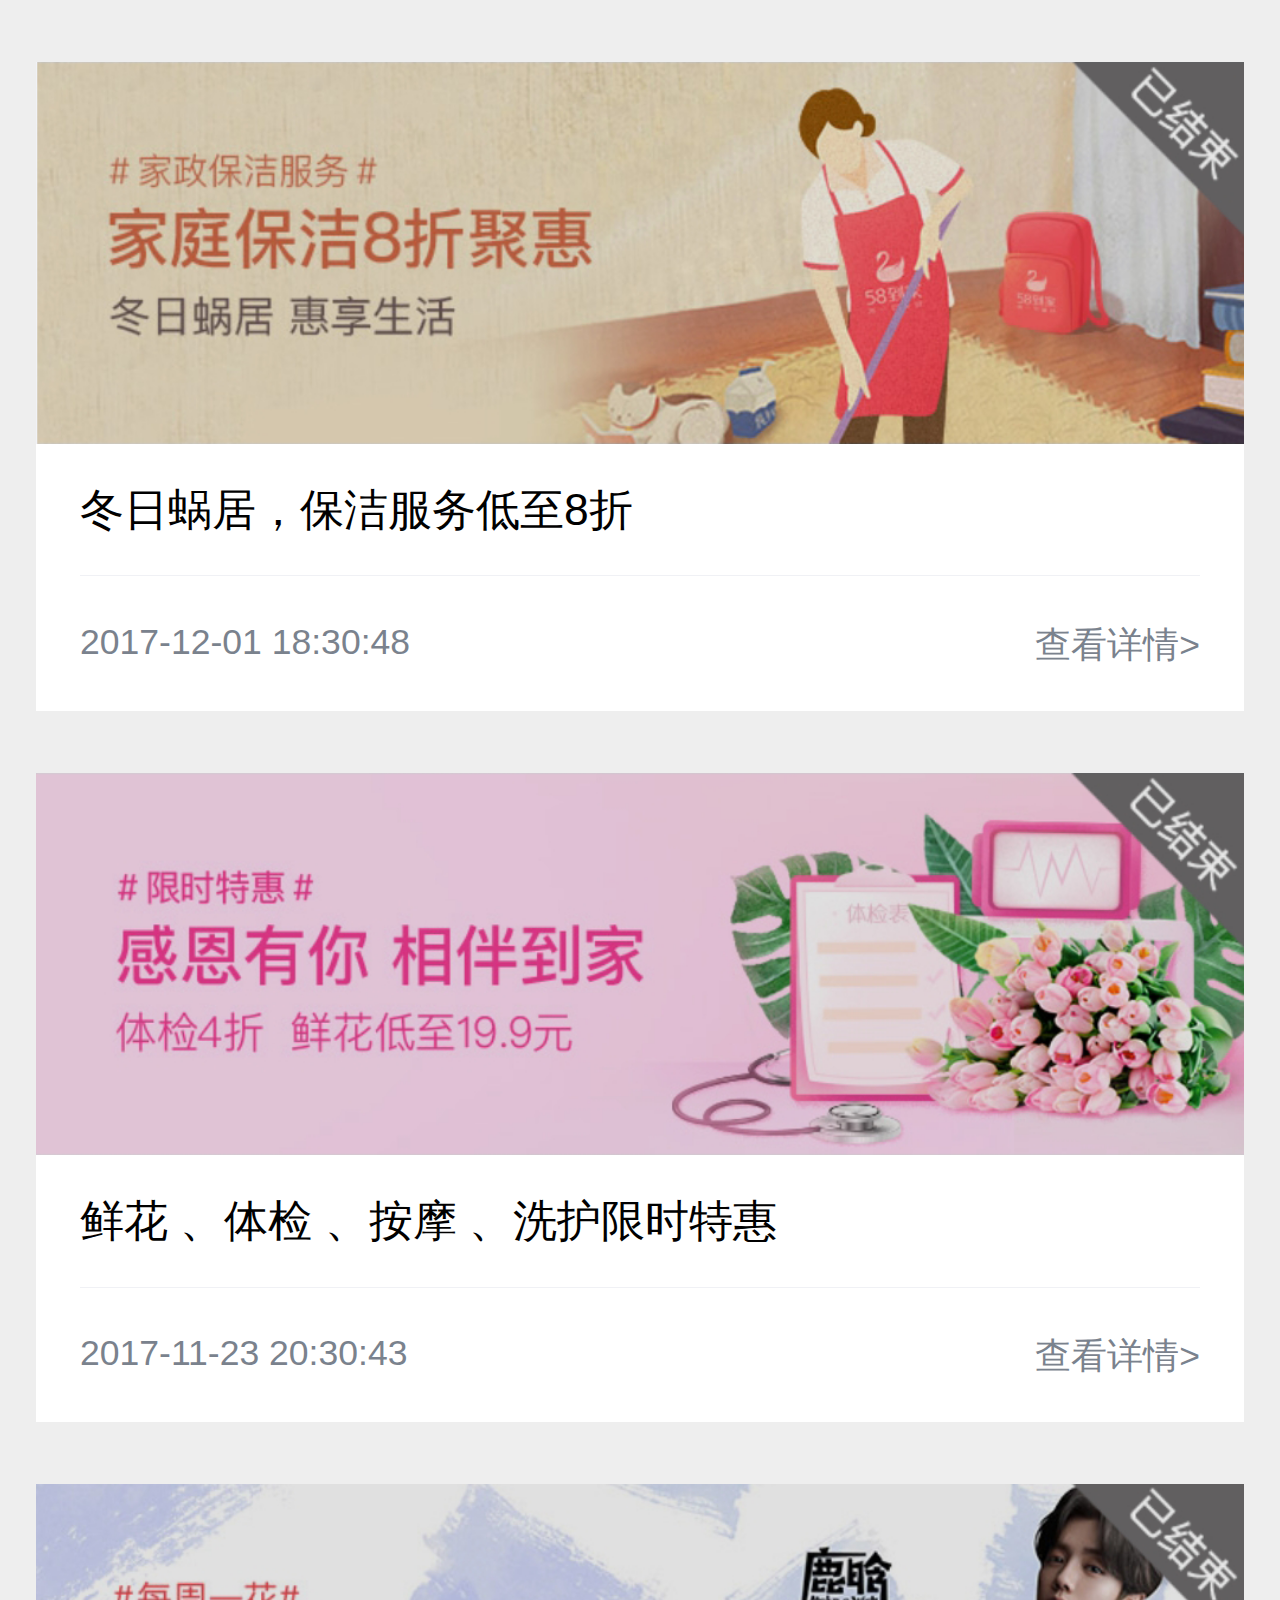
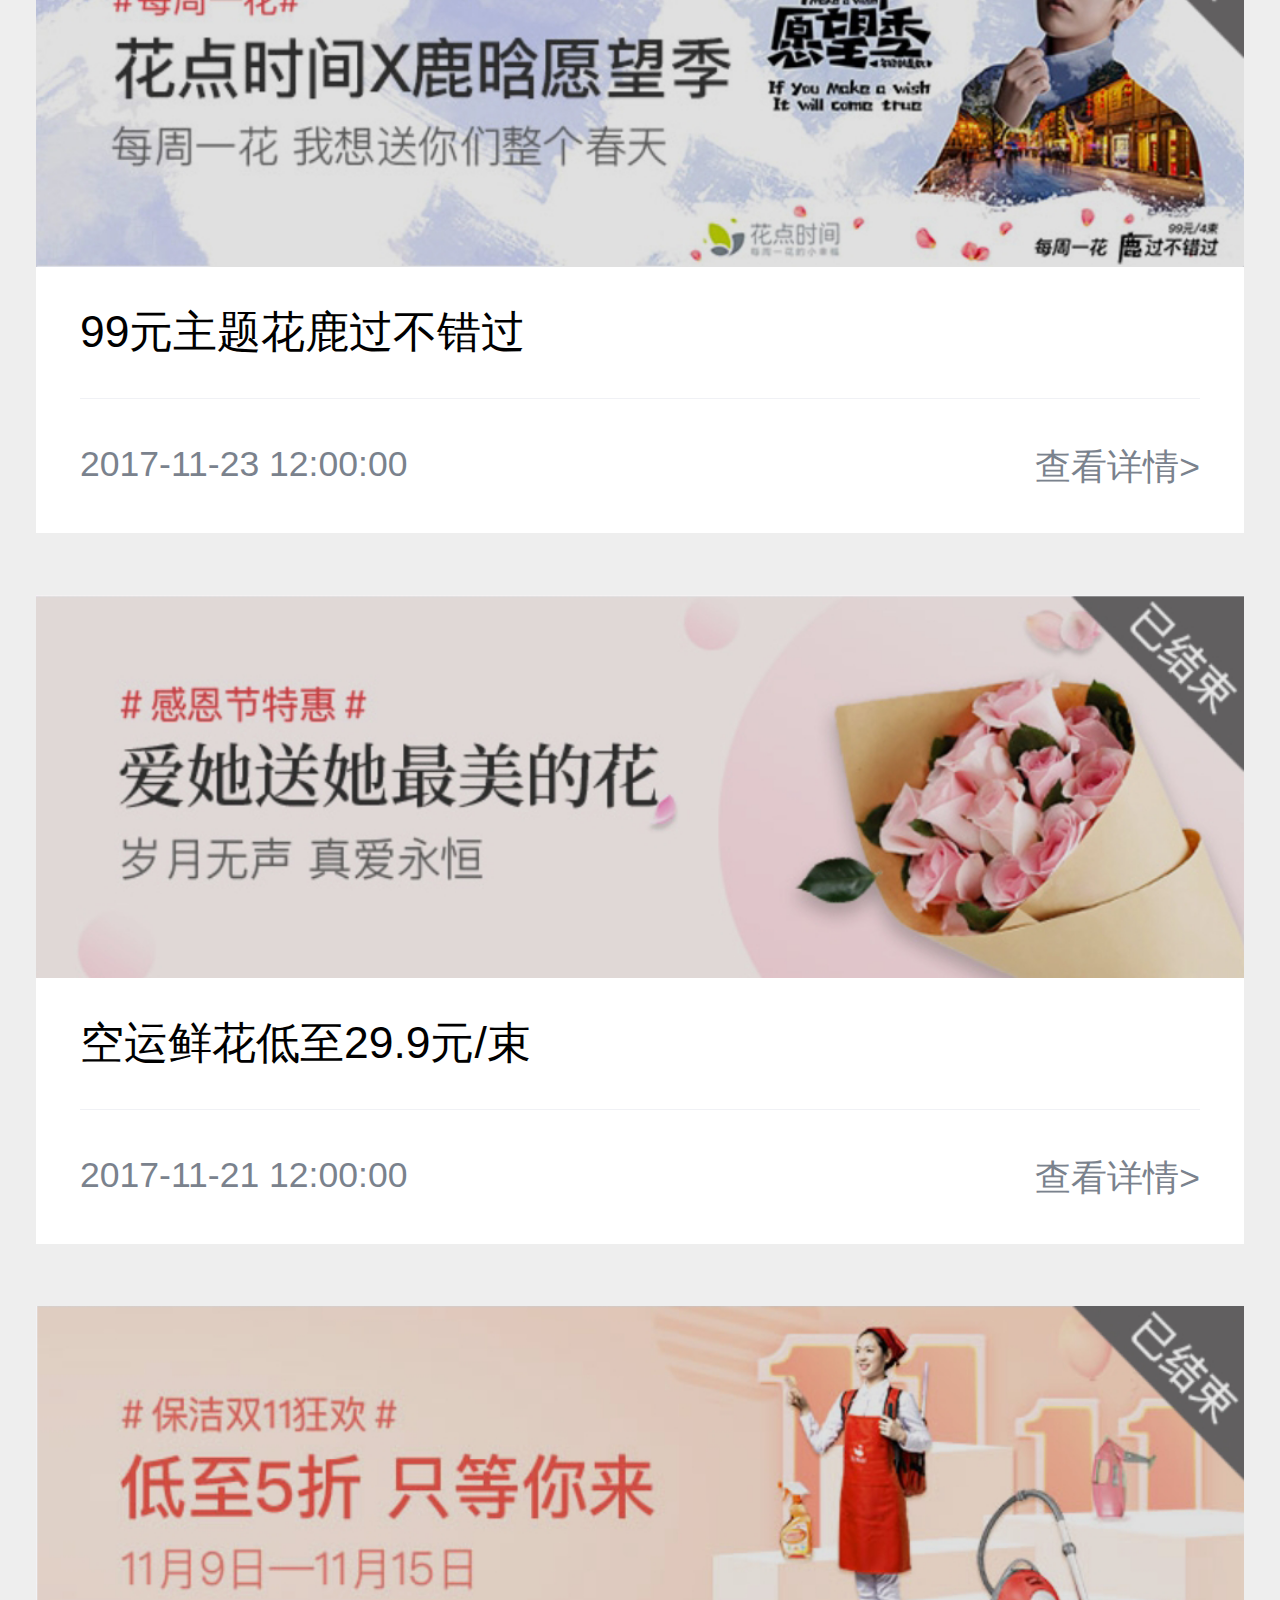
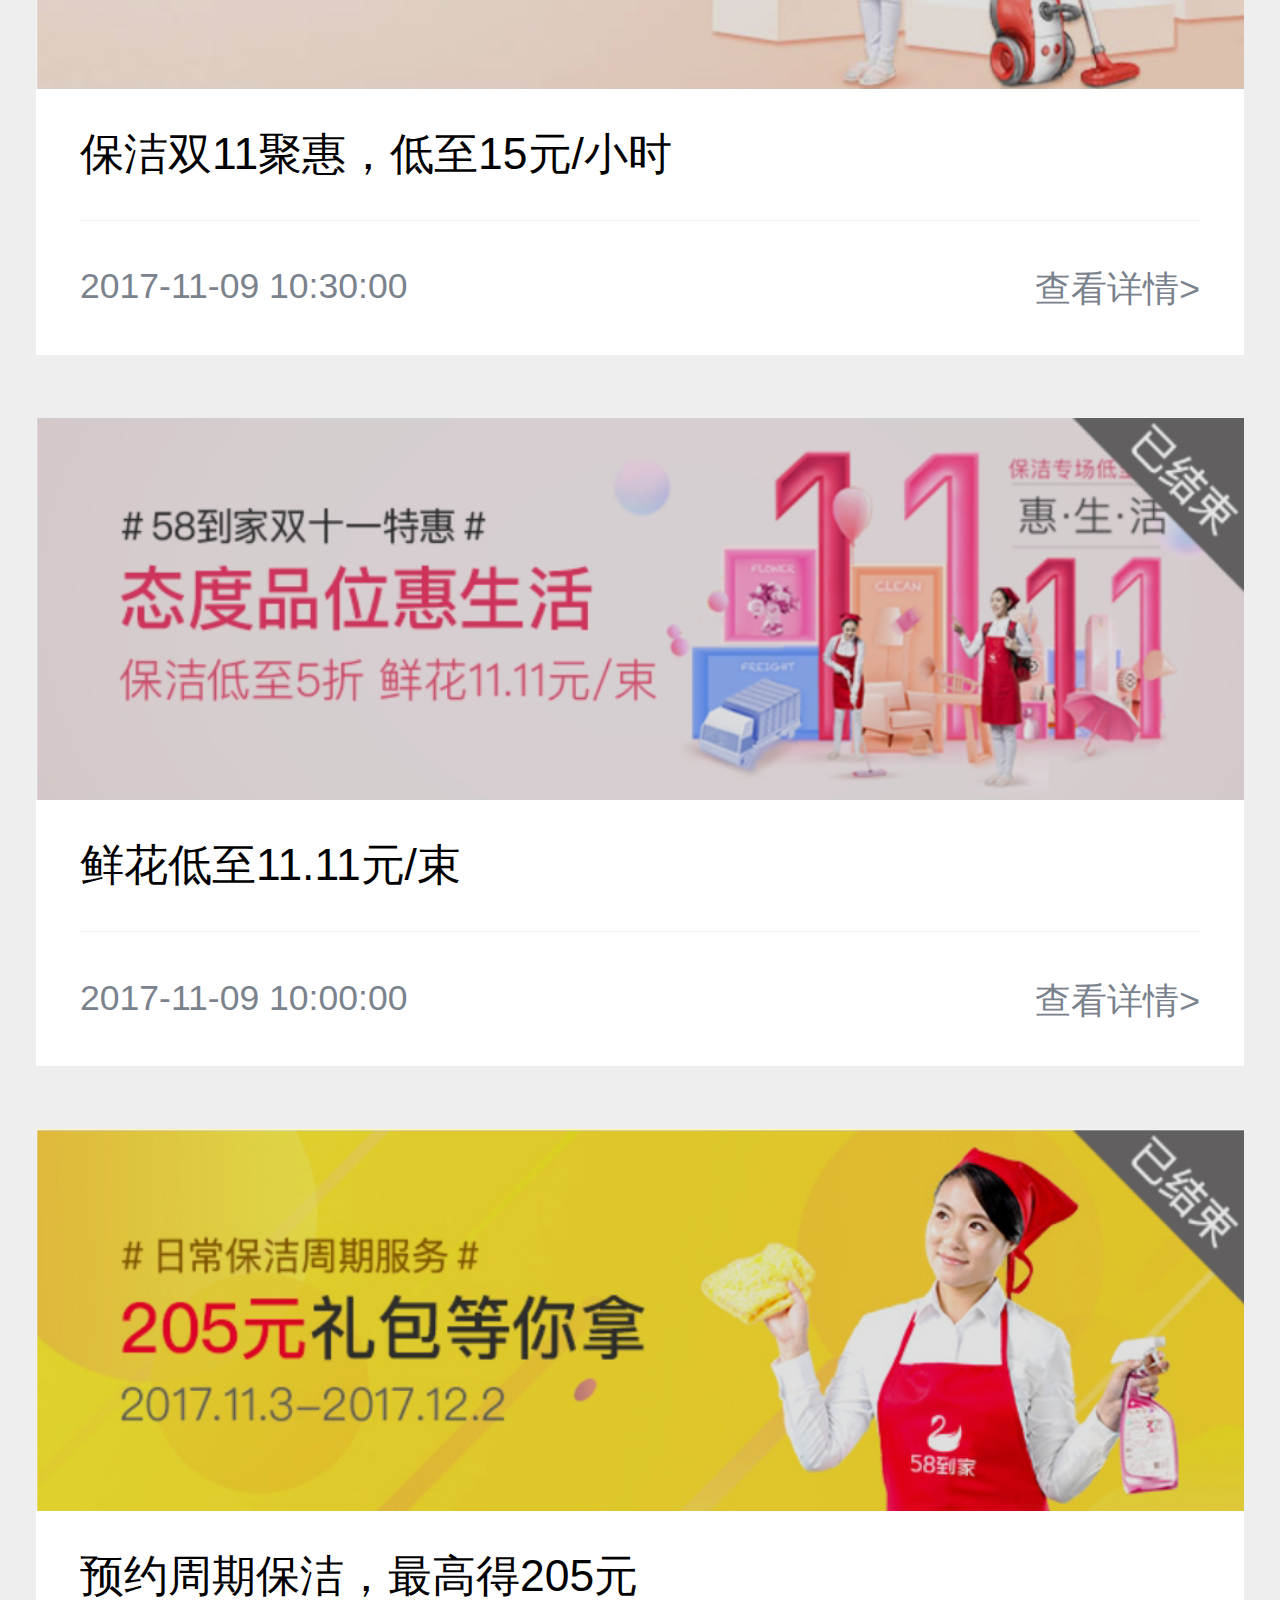
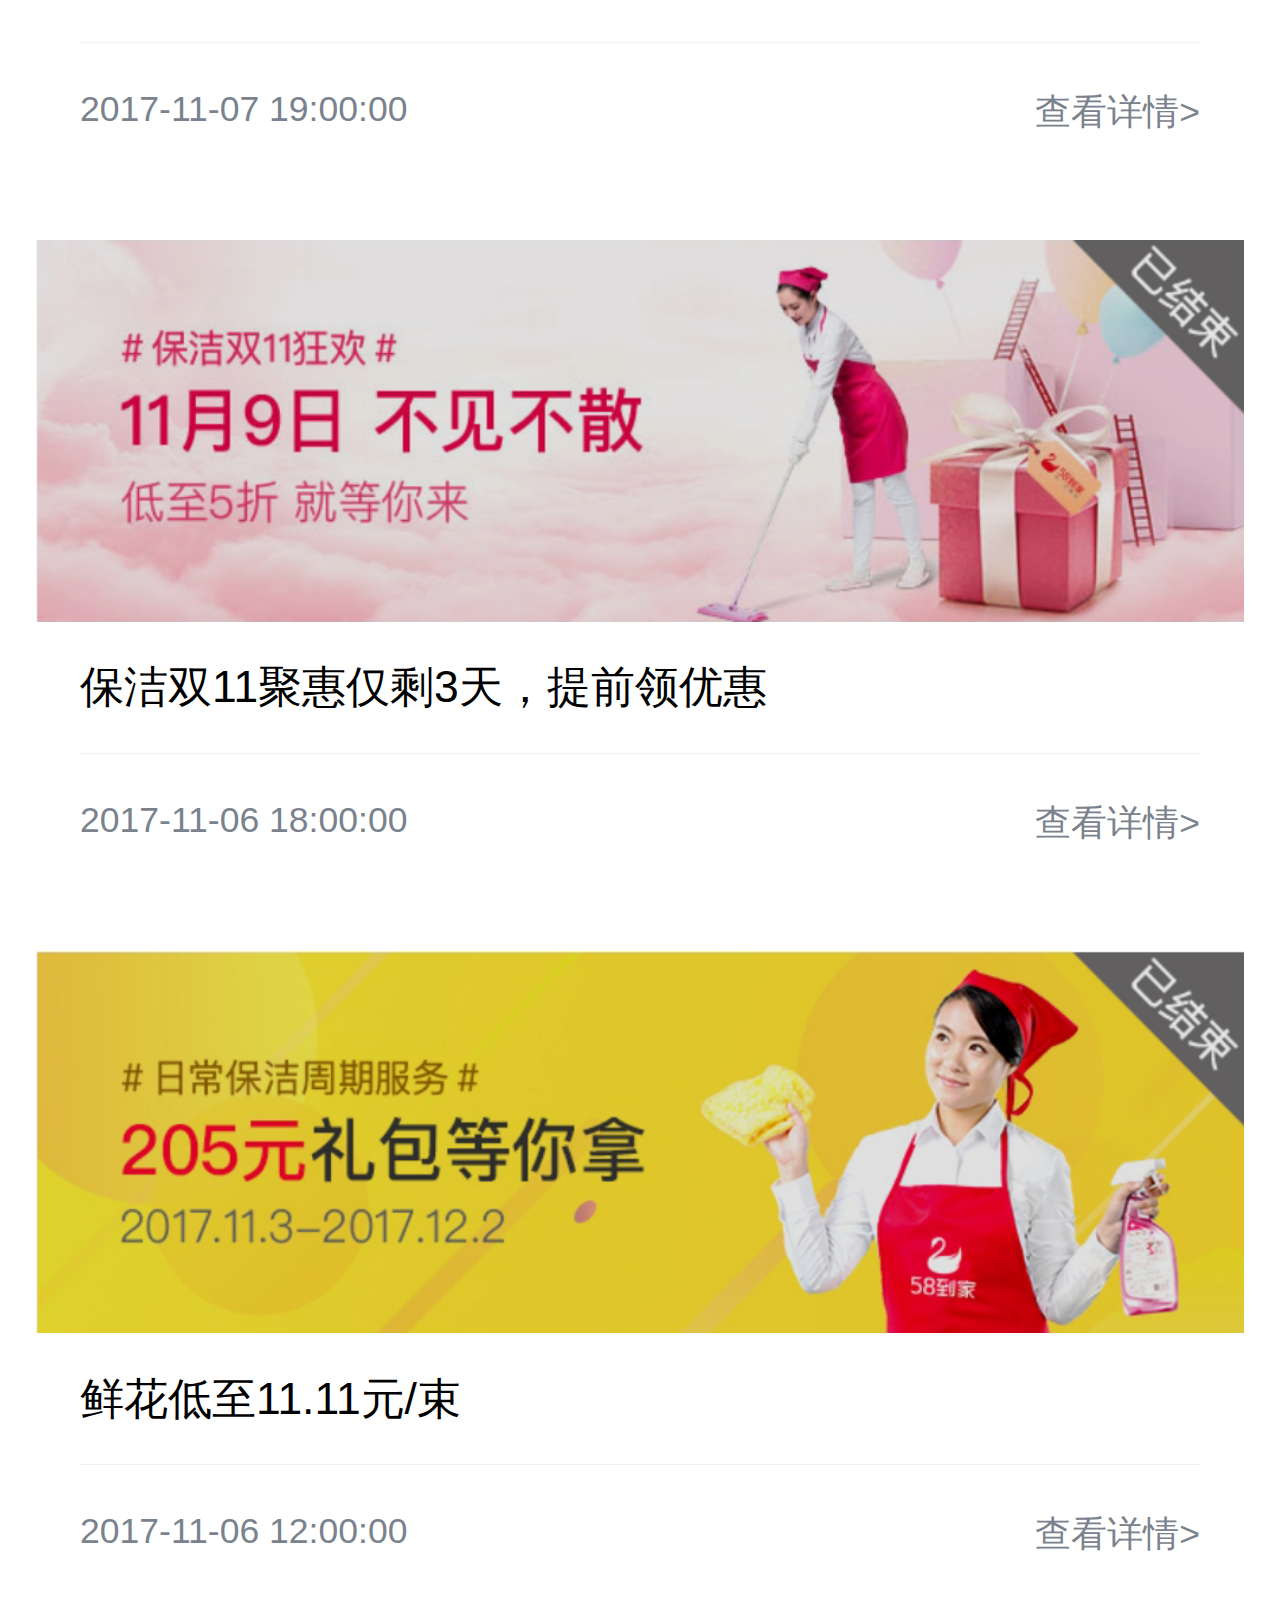
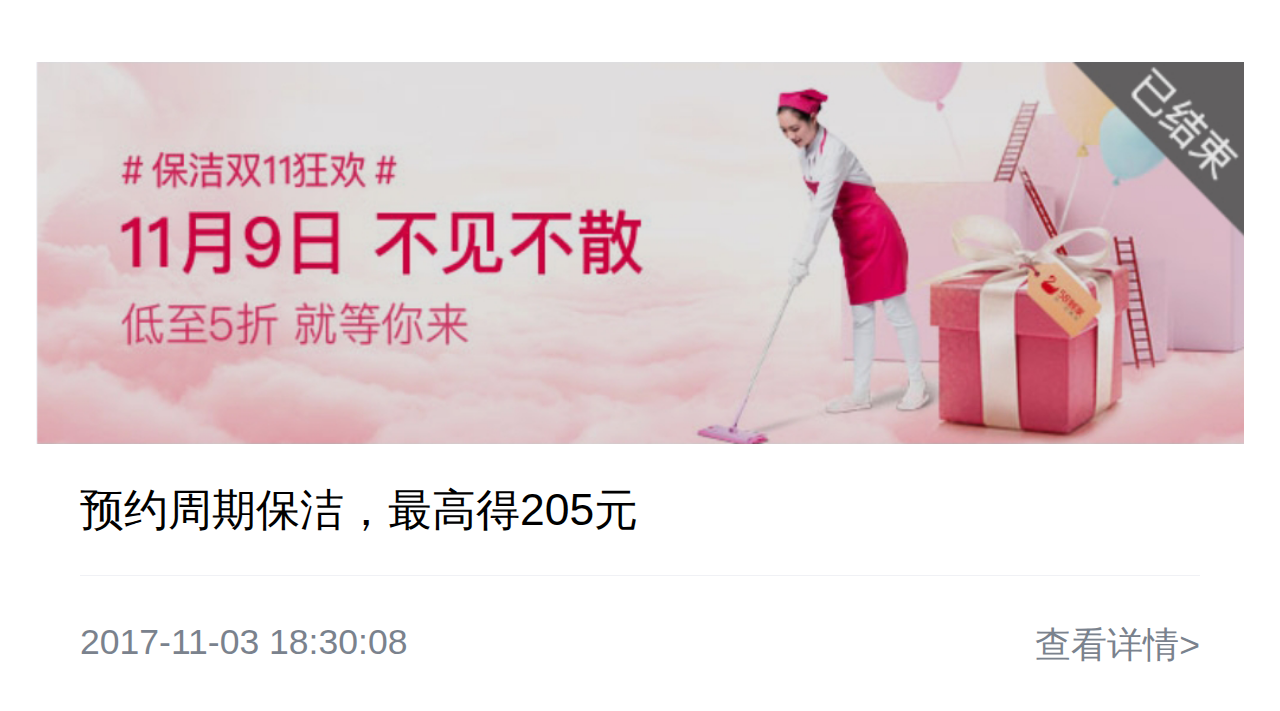
<file: xiaoxi2.html>
<!DOCTYPE html>
<html>
	<head>
		<meta charset="UTF-8">
	    <meta name="viewport" content="width=device-width,initial-scale=1,minimum-scale=1,maximum-scale=1,user-scalable=no" />
		<title></title>
		<link rel="stylesheet" type="text/css" href="css/commen.css"/>
		<link rel="stylesheet" type="text/css" href="css/font-awesome.css"/>
		<link rel="stylesheet" type="text/css" href="css/xiaoxi2.css"/>
	</head>
	<body>
		<div class="youhui">
			<ul>
			    <li><img src="img/shouye2left.jpg" class="xx-tu"/></li>
			    <li>优惠活动</li>
			</ul>
		</div>
		<div class="youhuitixing">
			<div class="yhtx1">
				<ul>
					<p class="yhtx1-top"><img src="img/youhuihuodong01.png"></p>
					<div class="yhtx1-bottom">
						<div class="yhtx1-kongxi1">
						    <p class="yhtx1-wenzi">圣诞狂欢，保洁服务低至7折</p>
						</div>
						    <p class="yhtx1-kongxi2">
							    <span class="yhtx1-bian">2017-12-18  18:30:35</span>
							    <span class="details">查看详情></span>
						    </p>
					    
					</div>
				</ul>
			
			</div>
			<div class="yhtx1">
				<ul>
					<p class="yhtx1-top"><img src="img/youhuihuodong02.png"></p>
					<div class="yhtx1-bottom">
						<div class="yhtx1-kongxi1">
						    <p class="yhtx1-wenzi">鲜花低至12.12元/束</p>
						</div>
						    <p class="yhtx1-kongxi2">
							    <span class="yhtx1-bian">2017-12-07  12:00:00</span>
							    <span class="details">查看详情></span>
						    </p>
					    
					</div>
				</ul>
			
			</div>
			<div class="yhtx1">
				<ul>
					<p class="yhtx1-top"><img src="img/youhuihuodong03.png"></p>
					<div class="yhtx1-bottom">
						<div class="yhtx1-kongxi1">
						    <p class="yhtx1-wenzi">冬日蜗居，保洁服务低至8折</p>
						</div>
						    <p class="yhtx1-kongxi2">
							    <span class="yhtx1-bian">2017-12-01  18:30:48</span>
							    <span class="details">查看详情></span>
						    </p>
					    
					</div>
				</ul>
			
			</div>
			<div class="yhtx1">
				<ul>
					<p class="yhtx1-top"><img src="img/youhuihuodong04.png"></p>
					<div class="yhtx1-bottom">
						<div class="yhtx1-kongxi1">
						    <p class="yhtx1-wenzi">鲜花 、体检 、按摩 、洗护限时特惠</p>
						</div>
						    <p class="yhtx1-kongxi2">
							    <span class="yhtx1-bian">2017-11-23  20:30:43</span>
							    <span class="details">查看详情></span>
						    </p>
					    
					</div>
				</ul>
			
			</div>
			<div class="yhtx1">
				<ul>
					<p class="yhtx1-top"><img src="img/youhuihuodong05.png"></p>
					<div class="yhtx1-bottom">
						<div class="yhtx1-kongxi1">
						    <p class="yhtx1-wenzi">99元主题花鹿过不错过</p>
						</div>
						    <p class="yhtx1-kongxi2">
							    <span class="yhtx1-bian">2017-11-23  12:00:00</span>
							    <span class="details">查看详情></span>
						    </p>
					    
					</div>
				</ul>
			
			</div>
			
			<div class="yhtx1">
				<ul>
					<p class="yhtx1-top"><img src="img/youhuihuodong06.png"></p>
					<div class="yhtx1-bottom">
						<div class="yhtx1-kongxi1">
						    <p class="yhtx1-wenzi">空运鲜花低至29.9元/束</p>
						</div>
						    <p class="yhtx1-kongxi2">
							    <span class="yhtx1-bian">2017-11-21  12:00:00</span>
							    <span class="details">查看详情></span>
						    </p>
					    
					</div>
				</ul>
			
			</div>
			<div class="yhtx1">
				<ul>
					<p class="yhtx1-top"><img src="img/youhuihuodong07.png"></p>
					<div class="yhtx1-bottom">
						<div class="yhtx1-kongxi1">
						    <p class="yhtx1-wenzi">保洁双11聚惠，低至15元/小时</p>
						</div>
						    <p class="yhtx1-kongxi2">
							    <span class="yhtx1-bian">2017-11-09  10:30:00</span>
							    <span class="details">查看详情></span>
						    </p>
					    
					</div>
				</ul>
			
			</div>
			<div class="yhtx1">
				<ul>
					<p class="yhtx1-top"><img src="img/youhuihuodong08.png"></p>
					<div class="yhtx1-bottom">
						<div class="yhtx1-kongxi1">
						    <p class="yhtx1-wenzi">鲜花低至11.11元/束</p>
						</div>
						    <p class="yhtx1-kongxi2">
							    <span class="yhtx1-bian">2017-11-09  10:00:00</span>
							    <span class="details">查看详情></span>
						    </p>
					    
					</div>
				</ul>
			
			</div>
			<div class="yhtx1">
				<ul>
					<p class="yhtx1-top"><img src="img/youhuihuodong09.png"></p>
					<div class="yhtx1-bottom">
						<div class="yhtx1-kongxi1">
						    <p class="yhtx1-wenzi">预约周期保洁，最高得205元</p>
						</div>
						    <p class="yhtx1-kongxi2">
							    <span class="yhtx1-bian">2017-11-07  19:00:00</span>
							    <span class="details">查看详情></span>
						    </p>
					    
					</div>
				</ul>
			
			</div>
			<div class="yhtx1">
				<ul>
					<p class="yhtx1-top"><img src="img/youhuihuodong10.png"></p>
					<div class="yhtx1-bottom">
						<div class="yhtx1-kongxi1">
						    <p class="yhtx1-wenzi">保洁双11聚惠仅剩3天，提前领优惠</p>
						</div>
						    <p class="yhtx1-kongxi2">
							    <span class="yhtx1-bian">2017-11-06  18:00:00</span>
							    <span class="details">查看详情></span>
						    </p>
					    
					</div>
				</ul>
			
			</div>
			<div class="yhtx1">
				<ul>
					<p class="yhtx1-top"><img src="img/youhuihuodong09.png"></p>
					<div class="yhtx1-bottom">
						<div class="yhtx1-kongxi1">
						    <p class="yhtx1-wenzi">鲜花低至11.11元/束</p>
						</div>
						    <p class="yhtx1-kongxi2">
							    <span class="yhtx1-bian">2017-11-06  12:00:00</span>
							    <span class="details">查看详情></span>
						    </p>
					    
					</div>
				</ul>
			
			</div>
			<div class="yhtx1">
				<ul>
					<p class="yhtx1-top"><img src="img/youhuihuodong10.png"></p>
					<div class="yhtx1-bottom">
						<div class="yhtx1-kongxi1">
						    <p class="yhtx1-wenzi">预约周期保洁，最高得205元</p>
						</div>
						    <p class="yhtx1-kongxi2">
							    <span class="yhtx1-bian">2017-11-03  18:30:08</span>
							    <span class="details">查看详情></span>
						    </p>
					    
					</div>
				</ul>
			
			</div>
			
		</div>
		    
			
		
	</body>
	<script type="text/javascript" src="js/jquery-2.1.0.js"></script>
	<script type="text/javascript" src="js/buju.js"></script>
	<script type="text/javascript" src="js/link.js" ></script>
</html>
</file>
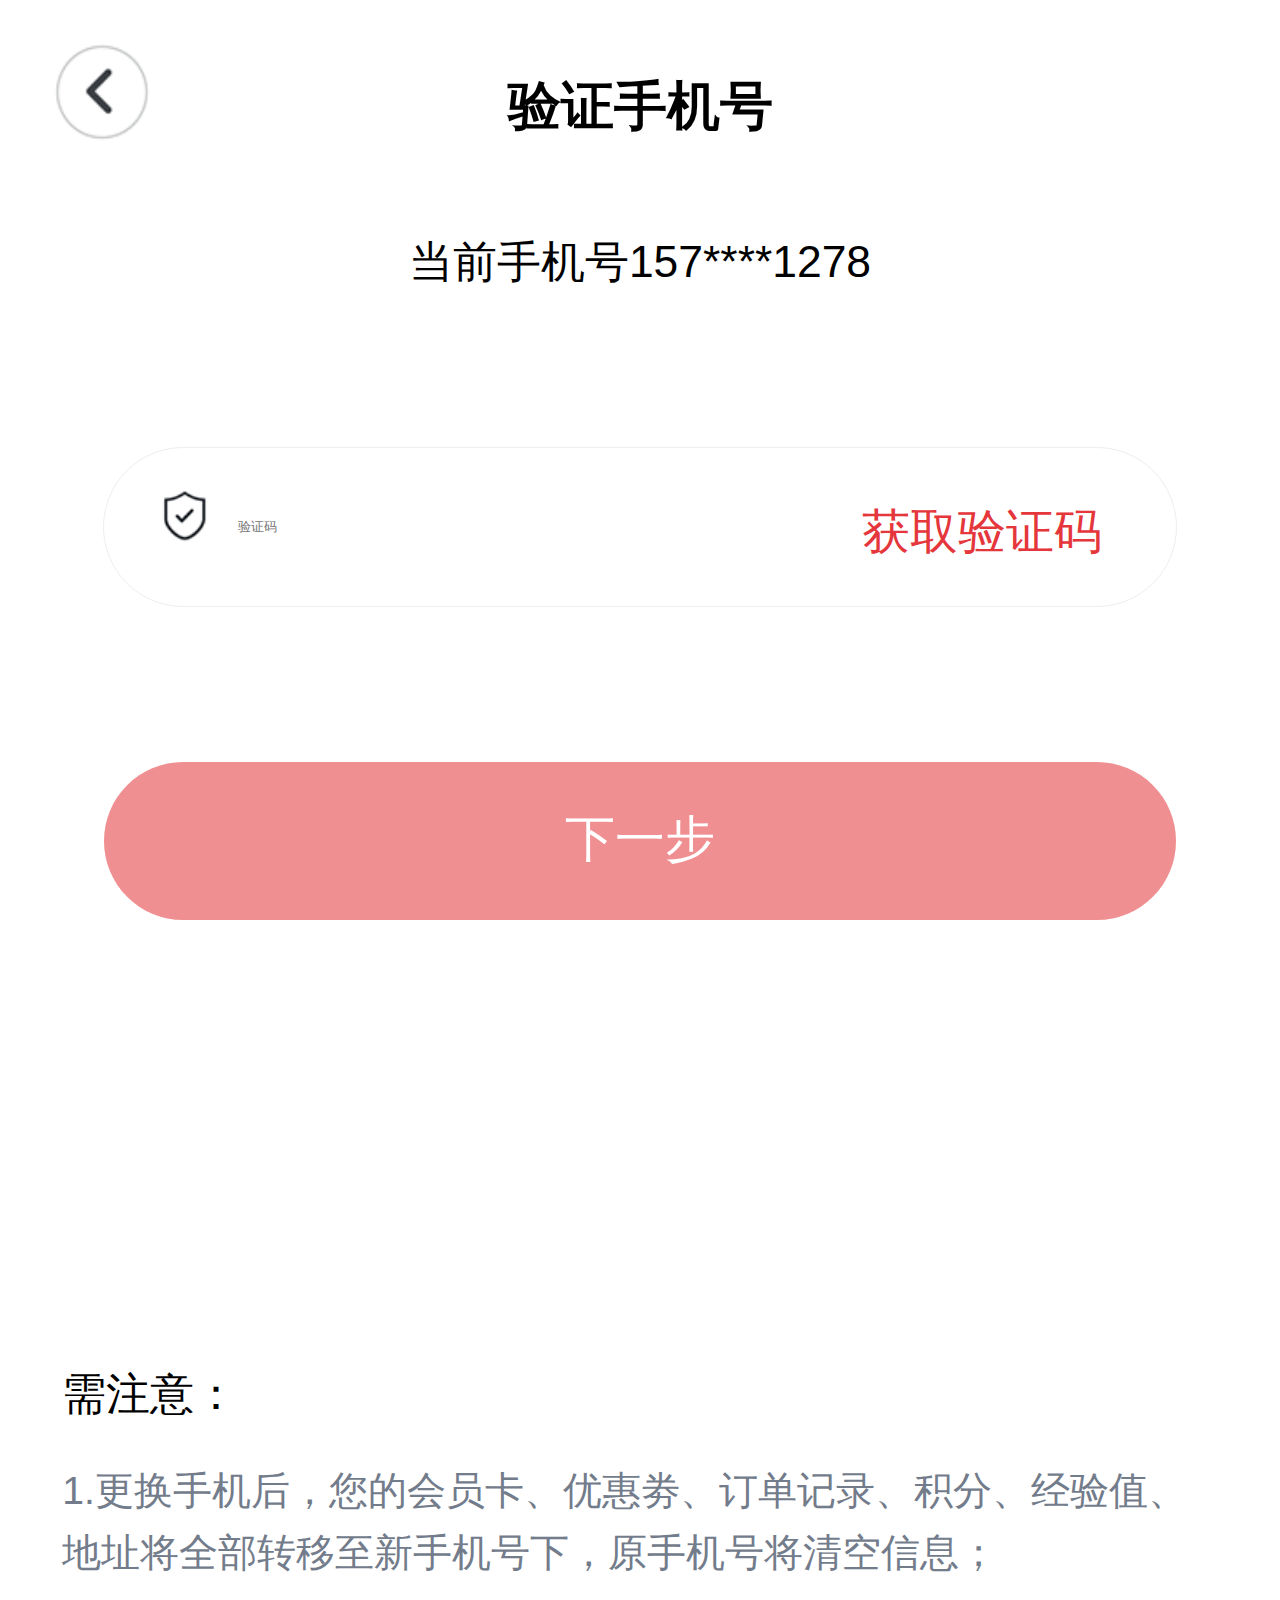
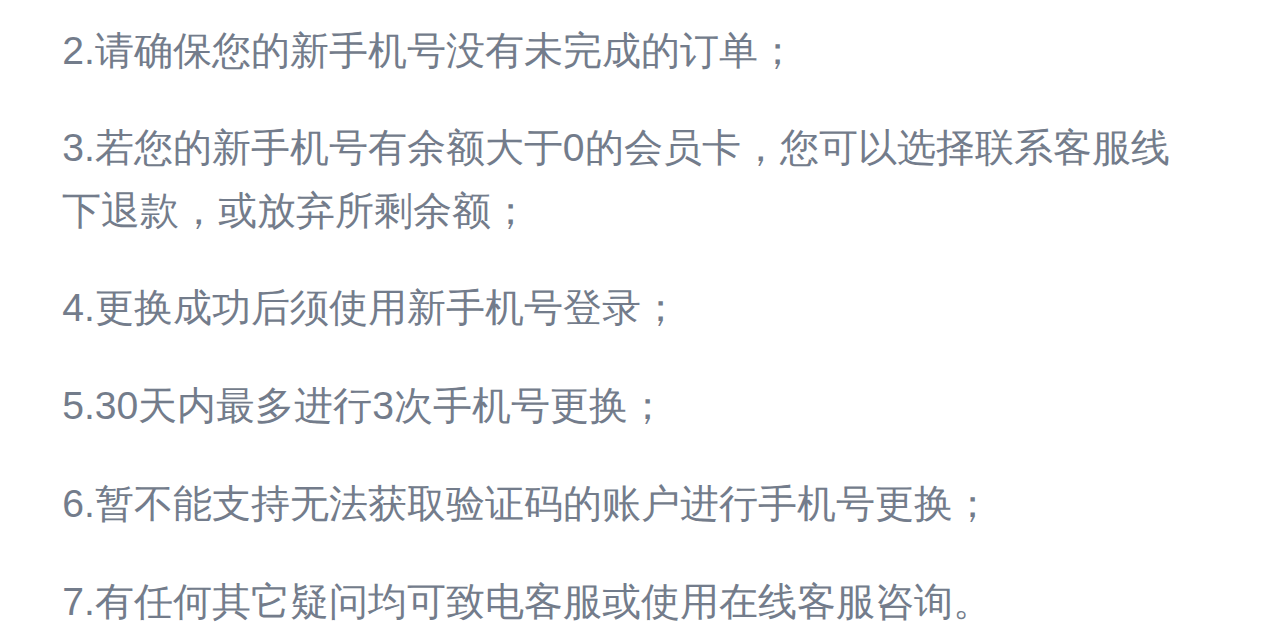
<file: yanzheng.html>
<!DOCTYPE html>
<html>
	<head>
		<meta charset="UTF-8">
		<meta name="viewport" content="initial-scale=1.0, maximum-scale=1.0, user-scalable=no" />
		<link rel="stylesheet" href="css/commen.css" />
		<link rel="stylesheet" href="css/font-awesome.css" />	
		<link rel="stylesheet" href="css/yanzheng.css" />
		<title>验证</title>
	</head>
	<body>
		<div class="main">
			<ul>
				<li>
					<img src="img/yanzheng_03.png" class="dl-tu"/>
				</li>
				<li>验证手机号</li>
				<li>当前手机号<span id="sjhm">157****1278</span></li>
				<li>
					<img src="img/yanzheng_07.png" />
					<input id="inp" type="text" placeholder="验证码" onkeyup="value=value.replace(/[^\d]/g,'') " ng-pattern="/[^a-zA-Z]/"  maxlength="6" />
				</li>
				<li><p id="h-p">获取验证码</p></li>
				<li id="xyb" class="tu"><p>下一步</p></li>
				<li>需注意：</li>
			</ul>
		</div>
		<div class="wenzi">
				<ul>
					<li>1.更换手机后，您的会员卡、优惠劵、订单记录、积分、经验值、地址将全部转移至新手机号下，原手机号将清空信息；</li>
					<li>2.请确保您的新手机号没有未完成的订单；</li>
					<li>3.若您的新手机号有余额大于0的会员卡，您可以选择联系客服线下退款，或放弃所剩余额；</li>
					<li>4.更换成功后须使用新手机号登录；</li>
					<li>5.30天内最多进行3次手机号更换；</li>
					<li>6.暂不能支持无法获取验证码的账户进行手机号更换；</li>
					<li>7.有任何其它疑问均可致电客服或使用在线客服咨询。</li>
				</ul>
			</div>
	</body>
	<script type="text/javascript" src="js/buju.js" ></script>
	<script type="text/javascript" src="js/jquery-2.1.0.js" ></script>
	<script type="text/javascript" src="js/link.js" ></script>
	<script type="text/javascript">
		var oP = document.getElementById('inp');
		var oX = document.getElementById('xyb');
		var oS = document.getElementById('sjhm');
		var ie = !-[1,];
		var sjh = sessionStorage.getItem('shh');		
		oS.innerText=sjh.replace(/(.{3}).*(.{4})/,"$1****$2");
		if(ie){
			oP.onpropertychange = toChange;
		}
		else{
			oP.oninput = toChange;
		}
		function toChange(){
			if(oP.value==''){
				oX.className = 'tu';
			}else{
				oX.className = 'wo';
			}
		}
	</script>
</html>
</file>
<file: css/commen.css>
body,ol,ul,h1,h2,h3,h4,h5,h6,p,th,td,dl,dd,form,fieldset,legend,input,textarea,select{
			margin:0;
			padding:0;
			
			} 
			body{font:0.12rem "微软雅黑","Arial Narrow",HELVETICA;background:#fff;/*overflow: hidden;*/}
			a{color:#172c45;text-decoration:none} 
			a:hover{color:#cd0200;text-decoration:underline} 
			em{font-style:normal}
			li{list-style:none}
			img{border:0;vertical-align:middle} 
			table{border-collapse:collapse;border-spacing:0}
			p{word-wrap:break-word}
			.ind{text-indent:2em} 
			.ind10{text-indent:10px;}
			.noborder{border:0;}
</file>
<file: css/index.css>
body{
	width: 7.2rem;
	background: #ffffff;
}
.tou{
	width: 7.2rem;
	height: 1rem;
	background:linear-gradient(to right,#e6454a,#ff894c);
	position: fixed;
	top: 0;
	z-index: 11;
}
.tou ul{
	list-style: none;
	width: 7.2rem;
	height: 1rem;
}
.tou ul li{
	float: left;
	height: 1rem;
}
.tou ul li:nth-child(1){
	width: 1.3rem;
	font-size: 0.25rem;
	color: #FFFFFF;
	text-align: center;
	line-height: 1rem;
}
.tou ul li:nth-child(1) img{
	width: 0.32rem;
	height: 0.17rem;
}
.tou ul li:nth-child(2){
	margin: 0 auto;
	width: 4.85rem;
}
.tou .yuan-jiao{
	margin: 0 auto;
	margin-top: 0.2rem;
	width: 4.8rem;
	height: 0.6rem;
	border-radius: 0.5rem;
	background: #fef8f8;	
	font-size: 0.20rem;
	line-height: 0.6rem;
	text-align: center;
	color: #77808e;
	transition: width 1s;
}
.yuan-jiao img{
	margin-bottom: 0.05rem;
	margin-right: 0.03rem;
	width: 0.25rem;
	height: 0.26rem;
}
.tou ul li:nth-child(3){
	width: 1.05rem;
	text-align: center;
	line-height: 1rem;
}
.tou ul li:nth-child(3) img{
	width: 0.55rem;
	height: 0.55rem;
}
.m-top{
	margin-top: 1rem;
}
.swiper-container{
	
	width: 7.2rem;
	height: 4rem;
}
.swiper-wrapper{
	width: 100%;
	height: 100%;
}
.ul-ct{
	width: 7.2rem;
	list-style: none;
	
}
.ul-ct li{
	float: left;
	width: 1.44rem;
	height: 1.67rem;
	font-size: 0.20rem;
	line-height: 0.6rem;
	text-align: center;
}
.ul-ct li img{
	margin-top: 0.25rem;
	width: 0.88rem;
	height: 0.88rem;
}
.center{
	margin: 0 auto;
	width: 90%;

}
.center .guang-gao{
	width: 100%;
	height: 4.64rem;
}
.ul-er{
	width: 100%;
	list-style: none;
}
.ul-er li{
	float: left;
	width: 32%;
	height: 2.2rem;
	background: #f8f8f8;
	margin-left:2%;
	text-align: center;
	font-size: 0.20rem;
	color: #77808e;
	line-height: 0.42rem;
}
.ul-er li:nth-child(-n+3){
	margin-bottom: 0.12rem;
}
.ul-er li:nth-child(3n+1){
	margin-left: 0;
	background: #f8f8f8;
}
.ul-er li p{
	display: inline-block;
	margin-top: 0.2rem;
	font-size: 0.25rem;
	color: #000000;
}

.ul-er li img{
	width: 1rem;
	height: 1rem;
}
.cn-xh{
	height: 1rem;
	line-height: 1rem;
	font-size: 0.3rem;
	color: #000000;
	box-sizing: border-box;
	border-bottom: 0.02rem solid #f8f8fa;
}
.cn-xh .d-tu{
	margin-top: 0.32rem;
	margin-right: 0.05rem;
	margin-left: 2.4rem;
	float: left;
	height: 0.38rem;
	width: 0.38rem;
}
.shang-pen{
	width: 100%;
}
.shang-pen li{
	width: 100%;
	height: 2rem;
	box-sizing: border-box;
	border-bottom: 0.02rem solid #f8f8fa;
}
.shang-pen .div-sp-tu{
	float: left;
	width:30%;
	height:2rem;
}
.div-sp-wz{
	float: left;
	width: 70%;
	height:2rem;
	font-size: 0.20rem;
	color: #77808e;
}
.shang-pen img{
	margin-top: 0.15rem;
	width:1.66rem;
	height:1.66rem;
}
.shang-pen .div-sp-wz p{
	display: inline-block;
	margin-top: 0.15rem;
	line-height: 0.6rem;
	font-size: 0.25rem;
	color: #000000;
}
.div-sp-wz .wz-xq{
	display: inline-block;
	height: 0.6rem;
}
.div-sp-wz .hongzi{
	color: red;
	font-size: 0.3rem;
}
.ck-gd{
	margin-bottom: 1rem;
	width: 7.2rem;
	height: 0.8rem;
	line-height: 0.8rem;
	text-align: center;
	font-size: 0.25rem;
	color: #000000;
}

.footer{
	position: fixed;
	bottom: 0;
	width: 7.2rem;
	height: 1rem;
	line-height: 0.5rem;
	z-index: 10;
	background: #fcfcfc;
	text-align: center;
	box-sizing: border-box;
	border-top: 0.02rem solid #f8f8fa;
	color: #999999;
	font-size: 0.2rem;
	margin-top: 1.08rem;
}
.footer .yanse{
	color: #c62224;
}
.footer ul{
	list-style: none;
	width: 7.2rem;
	height: 1rem;
}
.footer ul li{
	width: 1.8rem;
	float: left;
}
.footer li img{
	height: 0.62rem;
	width: 0.62rem;
	margin-top: -0.2rem;
}
</file>
<file: css/denglu.css>
.main ul li:nth-child(1) img{
	width: 0.55rem;
	height: 0.55rem;
	margin-left:0.3rem ;
	margin-top: 0.25rem;
}
.main ul li:nth-child(2){
	font-size: 0.3rem;
	text-align: center;
	font-weight: bold;
	margin-top: -0.4rem;
}
.main ul li:nth-child(3){
	width: 6.03rem;
	height: 0.89rem;
	font-size: 0.3rem;
	border:  1px solid #eee;
	border-radius: 0.5rem;
	margin: 0 auto;
	margin-top: 0.87rem;
}
.main ul li:nth-child(3) img{
	width: 0.25rem;
	height: 0.37rem;
	margin-left: 0.3rem;
	margin-top: -0.1rem;
}
input{
	width: 4rem;
	height: 0.89rem;
	color: #000000;
	font-size: 0.3rem;
	margin-left: 0.1rem;
	border: none;
	outline: none;
}
.main .hongse{
	width: 6.03rem;
	height: 0.89rem;	
	background: red;
	border-radius: 0.5rem;
	margin: 0 auto;
	margin-top: 0.87rem;
}
.main .huise{
	width: 6.03rem;
	height: 0.89rem;
	background: #f08f92;
	border-radius: 0.5rem;
	margin: 0 auto;
	margin-top: 0.87rem;
}
.main ul li:nth-child(4) p{
	color: #FFFFFF;
	font-size: 0.25rem;
	text-align: center;
	padding-top: 0.25rem;
}
.main ul li:nth-child(5){
	width: 7.2rem;
	color: #909090;
	font-size: 0.25rem;
	text-align: center;
	margin-top: 0.5rem;
}
.main ul li:nth-child(5) span{
	color: #c59c6e;
	font-size: 0.25rem;
}
.main .hr-one{
	width: 1.7rem;
	margin-top: 4.5rem;
	margin-left: 1rem;
}
.main .hr-two{
	width: 1.7rem;
	margin-top: -0.26rem;
	margin-left:4.4rem;
}
.main ul li:nth-child(7){
	color: #c2c6cd;
	font-size: 0.2rem;
	margin-left: 2.8rem;
	margin-top: -0.25rem;
}
.main ul li:nth-child(9) img{
	width:1.21rem;
	height: 1.2rem;
	margin-left: 3rem;
	margin-top: 0.5rem;
}
.main ul li:nth-child(10){
	color: #c2c6cd;
	font-size: 0.2rem;
	text-align: center;
	margin-top: 0.5rem;
}
#div2{
			position: fixed;			
			top: 45%;
			left: 39%; 
			width: 100px;
			height: 80px;
			text-align: center;
			line-height: 80px;
			color: #ccc;
			background: #000000;
			opacity: 0.3;
			border-radius: 10px;
			display: none;
		}
</file>
<file: css/fuwu.css>
/*头部*/
.fuwu-header{
	height:1rem;
	width: 7.2rem;
	background:linear-gradient(to right,#e6454a,#ff894c);
	position: fixed;
	top: 0;
	z-index: 10;
}
.fuwu-header ul li{
	color: #ffffff;
	font-size: 0.3rem;
	text-align: center;
	line-height: 1rem;
}
/*中间部分*/
.fuwu-content{
	margin-top: 1.2rem;	
	background: #ffffff;
	width: 7.2rem;
}
.aul{
	width: 6.64rem;
	height: 0.66rem;
	margin: 0 auto;
	background: #eff0f2;
	border-radius: 0.66rem;
}
.aul li{
	font-size: 0.3rem;
	float: left;
	line-height: 0.66rem;
	
}
.aul li i{
	color: #41434b;
	margin-left: 0.2rem;
}
.aul li:nth-child(2){
	color: #828b98;
	margin-left: 0.13rem;
}
.aul li input{
	height: 0.4rem;
	width: 5.6rem;
	background: #eff0f2;
	font-size: 0.3rem;
	color: #828b98;
	border: none;
	outline: none;
}
.bul li{
	width: 2.4rem;
	float: left;
	height: 1.8rem;
	text-align: center;
}
.bul li:nth-child(-n+3){
	margin-top: 0.3rem;
}
.bul li img{
	width: 0.75rem;
	height: 0.75rem;
	margin-top: 0.3rem;
}
.bul li p{
	margin-top: 0.1rem;
	font-size: 0.25rem;
}
.m-b{
	margin-bottom: 1rem;
}
/*footer*/
.footer{
	position: fixed;
	bottom: 0;
	width: 7.2rem;
	height: 1rem;
	line-height: 0.5rem;
	z-index: 10;
	background: #fcfcfc;
	text-align: center;
	box-sizing: border-box;
	border-top: 0.02rem solid #f8f8fa;
	color: #999999;
	font-size: 0.2rem;
	
}
.footer .yanse{
	color: #c62224;
}
.footer ul{
	list-style: none;
	width: 7.2rem;
	height: 1rem;
}
.footer ul li{
	width: 1.8rem;
	float: left;
}
.footer li img{
	height: 0.62rem;
	width: 0.62rem;
	margin-top: -0.2rem;
}
</file>
<file: css/message.css>
body{
	background-color: #f1f2f6;
}
.fuwu-header{
	height:1rem;
	width: 7.2rem;
	background:linear-gradient(to right,#e6454a,#ff894c);
	position: fixed;
	top: 0;
	z-index: 10;
}
.fuwu-header ul li{
	color: #ffffff;
	font-size: 0.3rem;
	text-align: center;
	line-height: 1rem;
}
.fa-2x{
	padding-top: 1rem;
	width: 7.2rem;
	height: 1.5rem;
	/*position: fixed;
	margin-top: 1rem;*/
}
.fa-2x ul{
	width: 7.2rem;
	height: 1.5rem;
	background-color: #FFFFFF;
}
.fa-2x ul li{
	float: left;
	color: #747d8c;
	margin-top: 0.3rem;
	margin-left: 0.4rem;
	
}
.fa-2x ul li img{
	width:0.8rem;
	height: 0.8rem;
}
.fa-2x ul li:nth-child(2){
	font-size: 0.3rem;
	color: black;
	margin-left: 0.3rem;
}
.fa-2x ul li:nth-child(3){
	margin-left: 2.9rem;
}
.fa-2x ul li:nth-child(4){
	margin-left: 1.5rem;
	margin-top: 0.9rem;
	position: fixed;
}

.footer{
	position: fixed;
	bottom: 0;
	width: 7.2rem;
	height: 1rem;
	line-height: 0.5rem;
	z-index: 10;
	background: #fcfcfc;
	text-align: center;
	box-sizing: border-box;
	border-top: 0.02rem solid #f8f8fa;
	color: #999999;
	font-size: 0.2rem;
	margin-top: 1.08rem;
}
.footer .yanse{
	color: #c62224;
}
.footer ul{
	list-style: none;
	width: 7.2rem;
	height: 1rem;
}
.footer ul li{
	width: 1.8rem;
	float: left;
}
.footer li img{
	height: 0.62rem;
	width: 0.62rem;
	margin-top: -0.2rem;
}
</file>
<file: css/shezhi.css>
body{
	background-color: #F0F2F5;
}
.fa{
	width:7.2rem;
	height:1.5rem;
	margin-top: 0rem;
	/*background-color:#FFFFFF ;*/
	position: fixed;
	z-index: 10;
}
.fa ul{
	width:7.2rem;
	height: 1.5rem;
	background-color:#FFFFFF ;
	border-bottom: 0.35rem solid #f0f2f5;
}
.fa ul li{
	float: left;
	margin-left: 0.4rem;
	margin-top: 0.4rem;
	font-size: 0.35rem;
}
.fa ul li:nth-child(2){
	font-size:0.4rem ;
	margin-top: 0.4rem;
	margin-left: 2.25rem;
}
.fa ul li img{
	width: 0.54rem;
	height: 0.54rem;
	border-top: 0.25rem;
	/*margin-left: 0.45rem;*/
}

.fa ul:nth-child(2){
	/*margin-top: 1.85rem;*/
	width:10.8rem;
	height: 1.5rem;	
	
}
.fa ul:nth-child(2) li:first-child{
	float: left;
	margin-top: 0.5rem;
}
.fa ul:nth-child(2) li:nth-child(2){
	font-size: 0.3rem;
	color: #848c99;
	margin-top: 0.6rem;
	margin-left: 2.1rem;
}
.fa ul:nth-child(2) li:nth-child(3) img{
	width: 0.28rem;
	height: 0.28rem;
	margin-left:0.1rem;
	margin-top: 0.15rem;
}


.fa-2x{
	width:7.2rem;
	height:1.5rem;
    position: fixed;
    margin-top:3.6rem;
}

.fa-2x ul{
	width:7.2rem;
	height: 1.5rem;
	background-color:#FFFFFF ;
	border-bottom: 0.05rem solid #f0f2f5;
	margin-top: 0rem;
}
.fa-2x ul li{
	float: left;
	margin-left: 0.4rem;
	margin-top: 0.55rem;
	font-size: 0.35rem;
	
}
.fa-2x ul li img{
	width: 0.28rem;
	height: 0.28rem;
	margin-left:0.41rem;
	margin-top: 0.03rem;
}
.fa-2x ul:first-child li img{
	margin-left: 4.35rem;
}
.fa-2x ul:nth-child(2) li:nth-child(2){
	font-size: 0.3rem;
	color: #848c99;
	margin-top: 0.6rem;
	margin-left: 3.1rem;
}
.fa-3x{
	width: 9.9rem;
	height:1.32rem;
	position: fixed;
	margin-top: 10.8rem;
	text-align: center;
}
.fa-3x ul{
	width: 6.5rem;
	height:1rem;
	background-color: #e6454a;
	border-radius: 0.15rem;
	margin-left: 0.35rem;
}
.fa-3x ul li{
	font-size: 0.45rem;
	color: white;
	/*margin-top:1rem;*/
	line-height: 1rem;
	
}
</file>
<file: css/shouye2.css>
/*头部*/
.shouye2-tou{
	width: 7.2rem;
	height: 1rem;
	background: #FFFFFF;
	color: #000000;
	font-size: 0.35rem;
	text-align: center;
	float: left;
}
.shouye2-tou ul{
	width: 7.2rem;
	height: 1rem;
	display: flex;
	justify-content: space-between;
	margin-top: 0.2rem;
}
.shouye2-tou ul li{
	height: 1rem;
	width: 1.5rem;
	float: left;
	
}

.shouye2-tou .jvli{
	font-size: 0.3rem;
	margin-top: 0.08rem;
	width: 2.4rem;
}
.shouye2-zhong{
	width: 100%;
	height: 3.3rem;
	border-bottom: 0.2rem solid #f0f1f5;
}
.shouye2-zhong img{
	width: 7.2rem;
	height: 2.3rem;
}
.sjwx{
	height: 3.6rem;
	width: 7.2rem;
	border-bottom: 0.2rem solid #f0f1f5;	
}
.sjwx ul{
	font-size: 0.3rem;
	color: #e6454a;
	margin-left: 0.4rem;
	margin-top: 0.26rem;
	display: flex;
	flex-wrap:wrap;
	align-content: flex-end;
	
}
.sjwx ul p{
	width: 7.2rem;
	margin-bottom: 0.1rem;
}
.sjwx ul li{
	width: 2.1rem;
	height: 0.8rem;
	font-size: 0.25rem;
	color: #000000;
	background-color: #fbfbfb;
	text-align: center;
	margin: 0.05rem;
	line-height:0.8rem;
}
.dnwx{
	height: 1.8rem;
	width: 7.2rem;
	border-bottom: 0.2rem solid #f0f1f5;	
}
.dnwx ul{
	font-size: 0.3rem;
	color: #e6454a;
	margin-left: 0.4rem;
	margin-top: 0.26rem;
	display: flex;
	flex-wrap:wrap;
	align-content: flex-end;
	
}
.dnwx ul p{
	width: 7.2rem;
	margin-bottom: 0.1rem;
}
.dnwx ul li{
	width: 2.1rem;
	height: 0.8rem;
	font-size: 0.25rem;
	color: #000000;
	background-color: #fbfbfb;
	text-align: center;
	margin: 0.05rem;
	line-height:0.8rem;
}
.smwx{
	height: 1.8rem;
	width: 7.2rem;
	border-bottom: 0.2rem solid #f0f1f5;	
}
.smwx ul{
	font-size: 0.3rem;
	color: #e6454a;
	margin-left: 0.4rem;
	margin-top: 0.26rem;
	display: flex;
	flex-wrap:wrap;
	align-content: flex-end;
	
}
.smwx ul p{
	width: 7.2rem;
	margin-bottom: 0.1rem;
}
.smwx ul li{
	width: 2.1rem;
	height: 0.8rem;
	font-size: 0.25rem;
	color: #000000;
	background-color: #fbfbfb;
	text-align: center;
	margin: 0.05rem;
	line-height:0.8rem;
	
}
.shouye2-bottom{
	font-size: 0.25rem;
	text-align: center;
	margin-top: 0.2rem;
}
.shouye2-bottom img{
	margin-bottom: 0.05rem;
}
</file>
<file: css/wode.css>
/*头部导航*/
.wode-denglu{
	height: 3rem;
	width: 7.2rem;	
	background:#D6D6D6 ;
	background-image: url(../img/wode1.jpg);
	background-size: 7.2rem 3rem; 	
}
.wode-denglu ul li:nth-child(1) img{
	width: 1.2rem;
	height: 1.2rem;
	margin-top: 1rem;
	margin-left: 0.5rem;
}
.wode-denglu ul li:nth-child(2) img{
	width: 0.48rem;
	height: 0.4rem;
	margin-left: 6.3rem;
	margin-top: -3.5rem;
}

.wode-denglu ul li:nth-child(3){
	font-size: 0.3rem;
	color: #D6D6D6;
	margin-left: 2rem;
	margin-top: -1.1rem;
}

/*中部*/
.wode-concent{
	height: 10.75rem;
	width: 7.2rem;
	background-color: #EEEEEE;
}
.wode-concent ul li:nth-child(1){
	width: 7.2rem;
	height: 0.2rem;
	background-color: #EEEEEE;
}
.wode-concent ul li:nth-child(2){
	width: 7.2rem;
	height: 0.98rem;
	background:#FFFFFF;
	font-size: 0.25rem;
	line-height: 1rem;
	text-indent: 0.3rem;
}
.wode-concent ul li:nth-child(2) i{
	float: right;
	font-size: 0.5rem;
	line-height: 1rem;
	margin-right: 0.3rem;
	color: #D6D6D6;
}
.wode-concent ul li:nth-child(3){
	width: 7.2rem;
	height: 2rem;
	background: #FFFFFF;
	margin-top: 0.02rem;
}
.wode-concent ul li:nth-child(3) i:nth-child(1) img{
	width: 1.2rem;
	height: 1.2rem;
	margin-top: 0.5rem;	
	margin-left: 0.3rem;	
}
.wode-concent ul li:nth-child(3) i:nth-child(2) img{
	width: 1.2rem;
	height: 1.2rem;
	margin-top: 0.5rem;	
	margin-left: 0.5rem;	
}
.wode-concent ul li:nth-child(3) i:nth-child(3) img{
	width: 1.2rem;
	height: 1.2rem;
	margin-top: 0.5rem;	
	margin-left: 0.5rem;	
}
.wode-concent ul li:nth-child(3) i:nth-child(4) img{
	width: 1.2rem;
	height: 1.2rem;
	margin-top: 0.5rem;	
	margin-left: 0.5rem;
}
.wode-concent ul li:nth-child(4){
	width: 7.2rem;
	height: 0.98rem;
	background: #FFFFFF;
	font-size: 0.25rem;
	margin-top: 0.2rem;
	line-height: 1rem;
	text-indent: 0.3rem;
}
.wode-concent ul li:nth-child(4) i{
	float: right;
	font-size: 0.5rem;
	line-height: 1rem;
	margin-right: 0.3rem;
	color: #D6D6D6;
}
.wode-concent ul li:nth-child(5){
	width: 7.2rem;
	height: 0.98rem;
	background: #FFFFFF;
	font-size: 0.25rem;
	margin-top: 0.02rem;
	line-height: 1rem;
	text-indent: 0.3rem;
}
.wode-concent ul li:nth-child(5) i{
	float: right;
	font-size: 0.5rem;
	line-height: 1rem;
	margin-right: 0.3rem;
	color: #D6D6D6;
}
.wode-concent ul li:nth-child(6){
	width: 7.2rem;
	height: 0.98rem;
	background: #FFFFFF;
	font-size: 0.25rem;
	margin-top: 0.02rem;
	line-height: 1rem;
	text-indent: 0.3rem;
}
.wode-concent ul li:nth-child(6) i{
	float: right;
	font-size: 0.5rem;
	line-height: 1rem;
	margin-right: 0.3rem;
	color: #D6D6D6;
}
.wode-concent ul li:nth-child(7){
	width: 7.2rem;
	height: 0.98rem;
	background: #FFFFFF;
	font-size: 0.25rem;
	margin-top: 0.2rem;
	line-height: 1rem;
	text-indent: 0.3rem;
}
.wode-concent ul li:nth-child(7) i{
	float: right;
	font-size: 0.5rem;
	line-height: 1rem;
	margin-right: 0.3rem;
	color: #D6D6D6;
}
.wode-concent ul li:nth-child(7) p{
	float: right;
	font-size: 0.25rem;
	line-height: 1rem;
	color: #908f8f;
}
.wode-concent ul li:nth-child(8){
	width: 7.2rem;
	height: 0.98rem;
	background: #FFFFFF;
	font-size: 0.25rem;
	margin-top: 0.02rem;
	line-height: 1rem;
	text-indent: 0.3rem;
}
.wode-concent ul li:nth-child(8) i{
	float: right;
	font-size: 0.5rem;
	line-height: 1rem;
	margin-right: 0.3rem;
	color: #D6D6D6;
}





/*尾部导航*/

.footer{
	position: fixed;
	bottom: 0;
	width: 7.2rem;
	height: 1rem;
	line-height: 0.5rem;
	z-index: 10;
	background: #fcfcfc;
	text-align: center;
	box-sizing: border-box;
	border-top: 0.02rem solid #f8f8fa;
	color: #999999;
	font-size: 0.2rem;
	margin-top: 1.08rem;
}
.footer .yanse{
	color: #c62224;
}
.footer ul{
	list-style: none;
	width: 7.2rem;
	height: 1rem;
}
.footer ul li{
	width: 1.8rem;
	float: left;
}
.footer li img{
	height: 0.62rem;
	width: 0.62rem;
	margin-top: -0.2rem;
}
</file>
<file: css/xiaoxi2.css>
/*头部*/
.youhui{
	width: 7.2rem;
	height: 1rem;
	background-color: #FFFFFF;
	position: fixed;
	top: 0;
	z-index: 11;
}

.youhui li:nth-child(1) img{
	width: 0.6rem;
	height: 0.6rem;
	margin-top: 0.2rem;
	margin-left: 0.3rem;
	float: left;
}
.youhui li:nth-child(2){
	font-size: 0.3rem;
	color: #272727;
	font-weight: normal;
	text-align: center;
	line-height: 1rem;
	margin-right: 0.5rem;
}
/*头部以下*/
.youhuitixing{
	margin-top: 1rem;
	width: 7.2rem;
	height: 35rem;
	background-color: #EEEEEE;
}
.youhuitixing img{
	height: 2.15rem;
	width: 6.8rem;
}
.yhtx1{
	width: 6.8rem;
	height: 3.9rem;
	margin: 0.05rem 0.2rem ;
	font-size: 0.2rem;
	color: #7a828d;
	float: left;
	
	
	
}
.yhtx1-top{
	padding-top: 0.3rem;
}
.yhtx1-bottom{
	height: 1.5rem;
	background-color: #FFFFFF;	
	
}
.yhtx1-kongxi1{
	padding-top: 0.2rem;
	height: 0.8rem;
	font-size: 0.3rem;
	color: #000000;
	
	
}
.yhtx1-wenzi{
	padding-bottom: 0.2rem;
	font-size: 0.25rem;
	margin-left: 0.25rem;
	border-bottom: 0.01rem solid #f0f1f5;
	margin-right: 0.25rem;
	
}
.yhtx1-kongxi2{
	
}
.yhtx1-bian{
	margin-left: 0.25rem;
	margin-top: 0.2rem;
	
}
.details{
	float: right;
	margin-right: 0.25rem;
}
</file>
<file: css/yanzheng.css>
.main ul li:nth-child(1) img{
	width: 0.55rem;
	height: 0.55rem;
	margin-left:0.3rem ;
	margin-top: 0.25rem;
}
.main ul li:nth-child(2){
	font-size: 0.3rem;
	text-align: center;
	font-weight: bold;
	margin-top: -0.4rem;
}
.main ul li:nth-child(3){
	font-size: 0.25rem;
	text-align: center;
	margin-top: 0.5rem;
	/*font-weight: bold;*/
}
.main ul li:nth-child(4){
	width: 6.03rem;
	height: 0.89rem;
	border:  1px solid #eee;
	border-radius: 0.5rem;
	margin: 0 auto;
	margin-top: 0.87rem;
}
.main ul li:nth-child(4) img{
	width: 0.32rem;
	height: 0.33rem;
	margin-left: 0.3rem;
	margin-top: -0.1rem;
}
input{
	width: 3rem;
	height: 0.89rem;
	/*color: #cacfd5;*/
	margin-left: 0.1rem;
	border: none;
	outline: none;
}
.main ul li:nth-child(5){
	color: #e4363b;
	font-size: 0.27rem;
	float: right;
	margin-right: 1rem;
	margin-top: -0.6rem;
}
.tu{
	width: 6.03rem;
	height: 0.89rem;
	background: #f08f92;
	border-radius: 0.5rem;
	margin: 0 auto;
	margin-top: 0.87rem;
}
.wo{
	width: 6.03rem;
	height: 0.89rem;
	background: red;
	border-radius: 0.5rem;
	margin: 0 auto;
	margin-top: 0.87rem;
}
.main ul li:nth-child(6) p{
	color: #FFFFFF;
	font-size: 0.28rem;
	text-align: center;
	padding-top: 0.25rem;
}
.main ul li:nth-child(7){
	font-size: 0.25rem;
	margin-top: 2.5rem;
	margin-left: 0.35rem;
}
.wenzi ul{
	width: 6.7rem;
}
.wenzi ul li{
	color: #737c8b;
	font-size: 0.22rem;
	margin-left: 0.35rem;
	margin-top: 0.2rem;
	line-height: 0.35rem;
}
</file>
